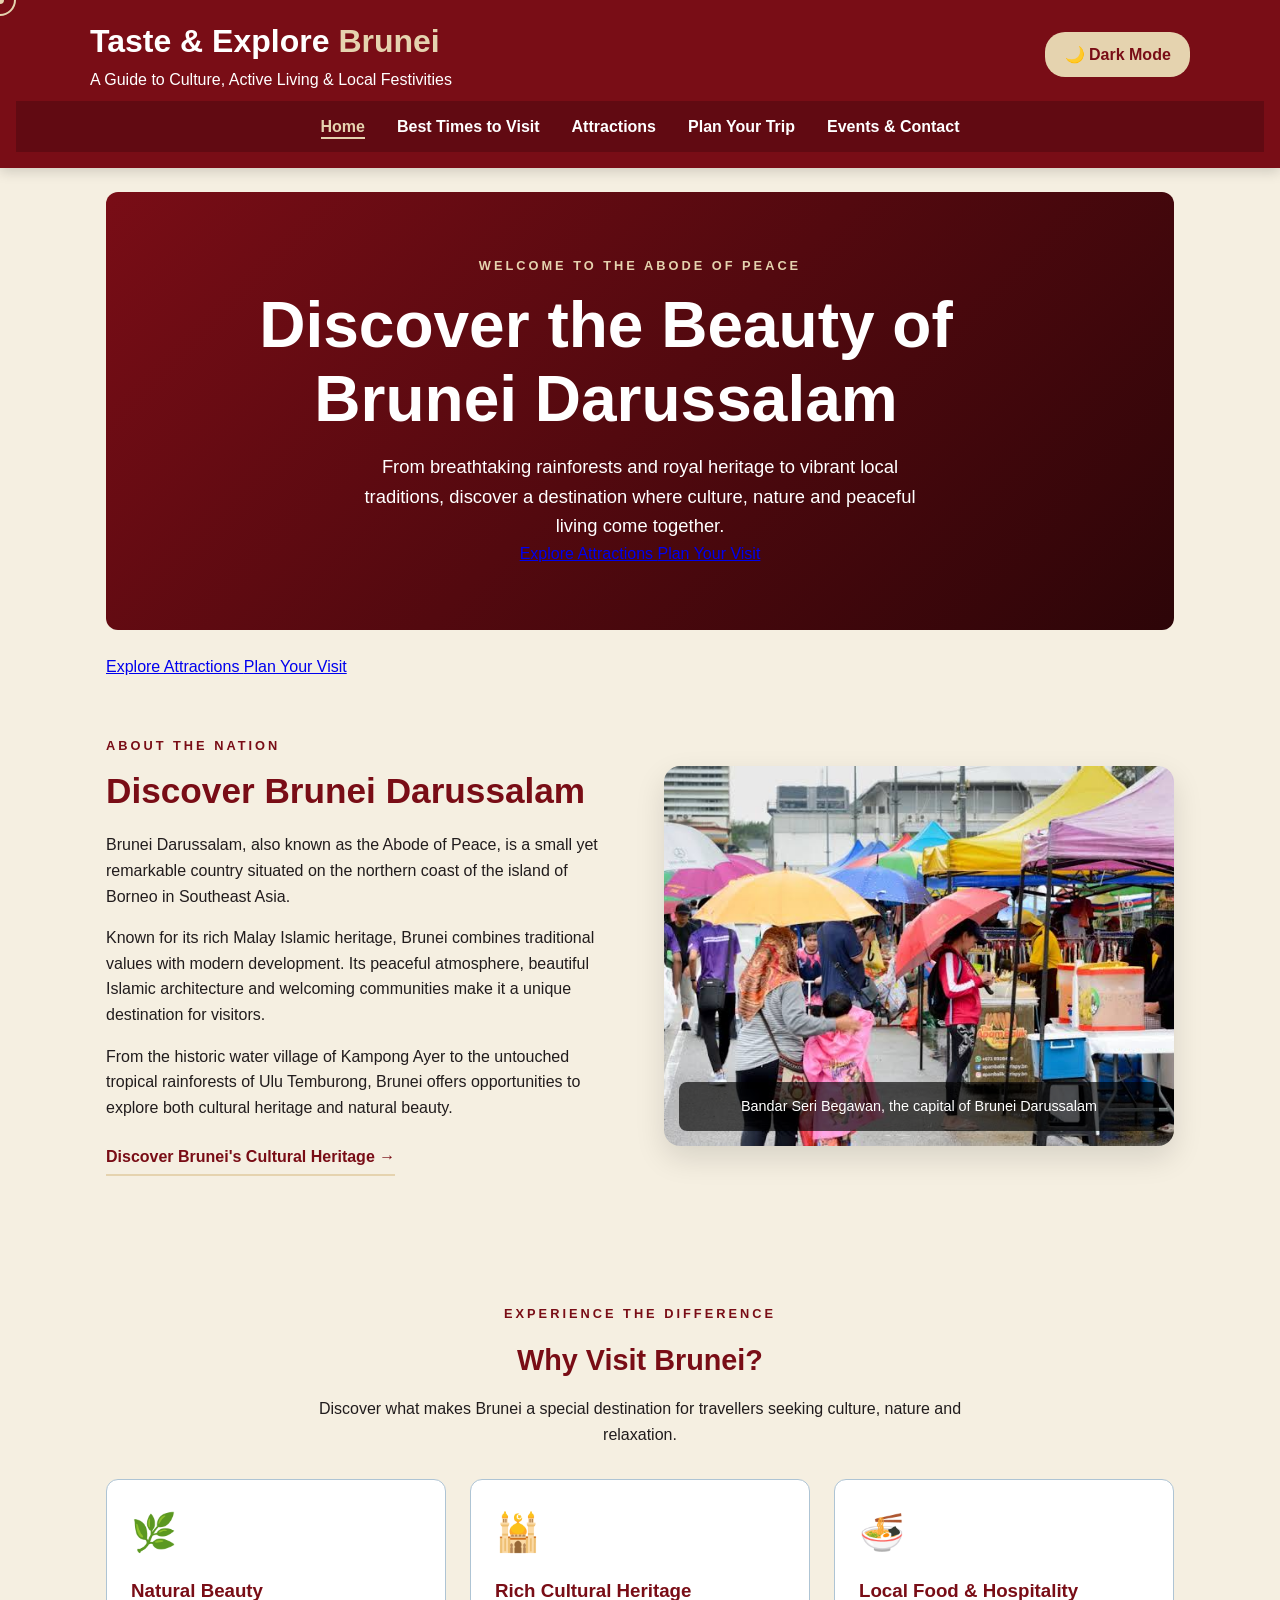
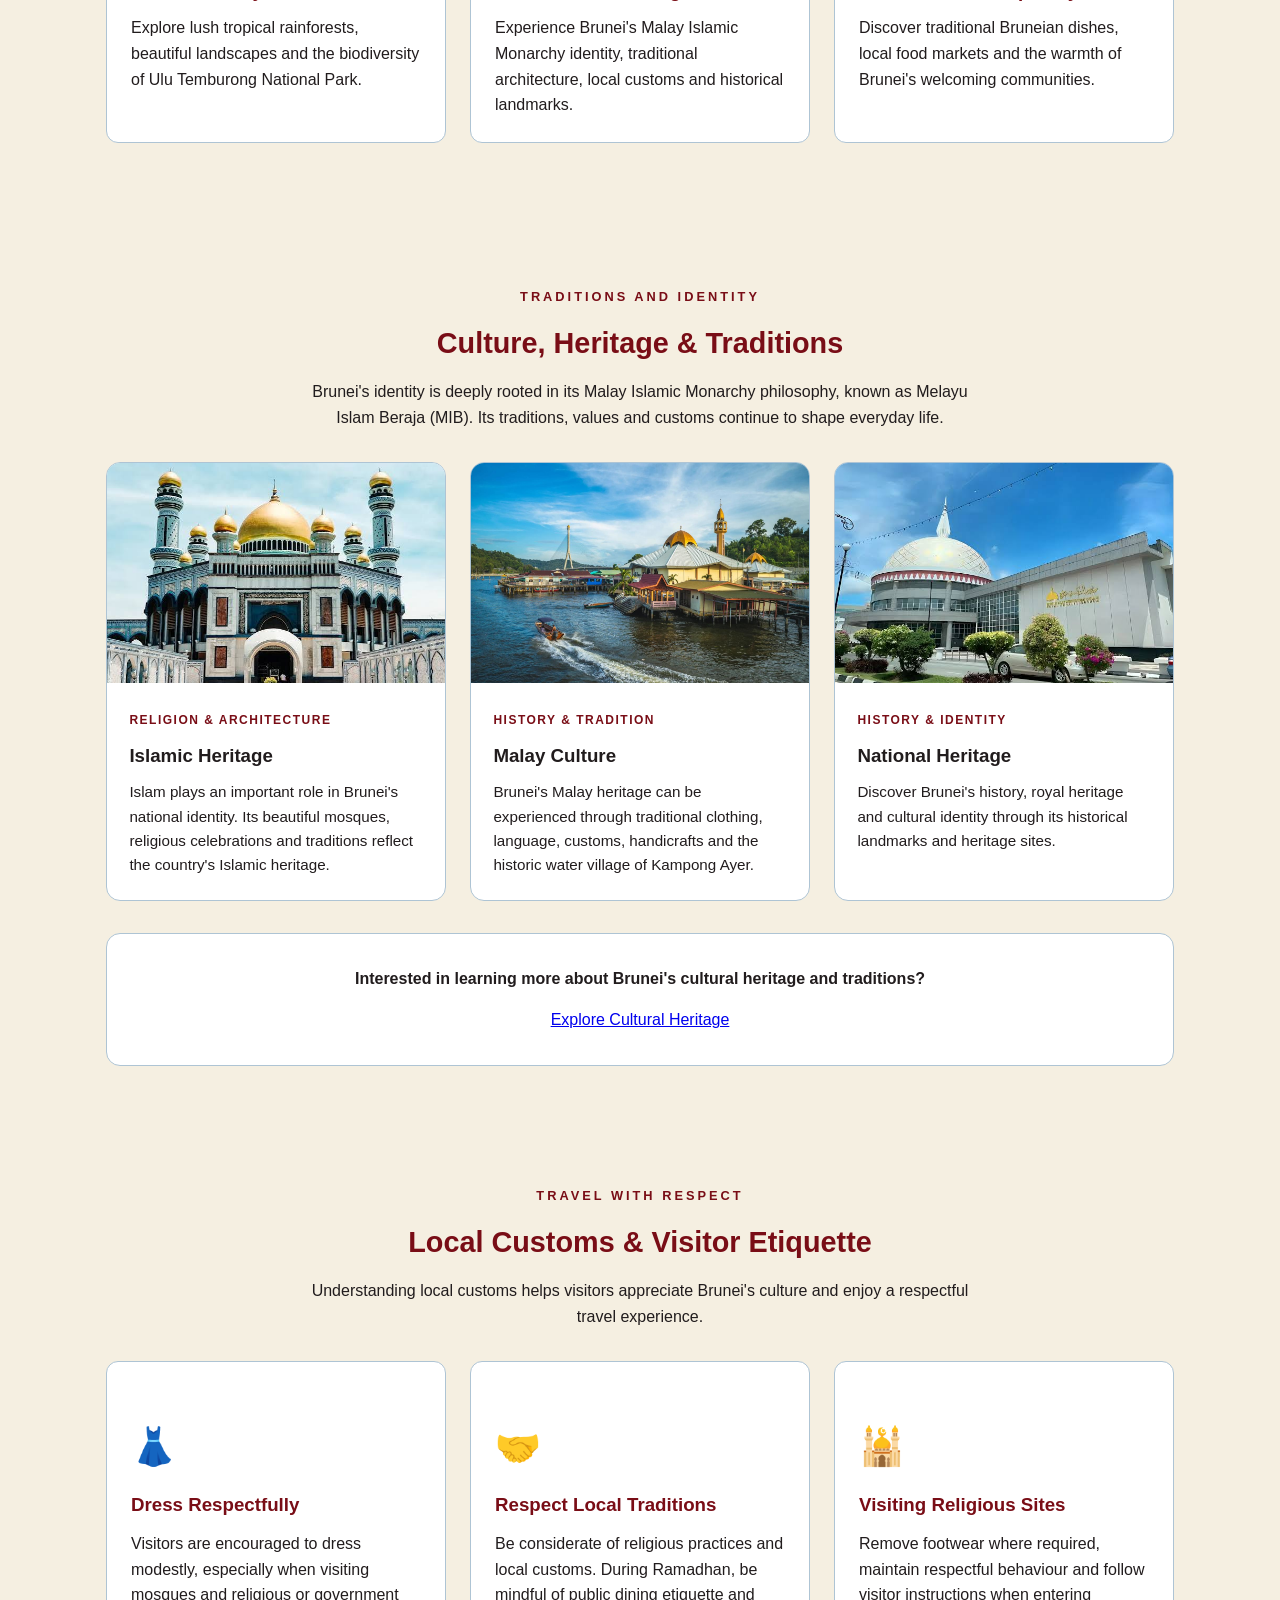
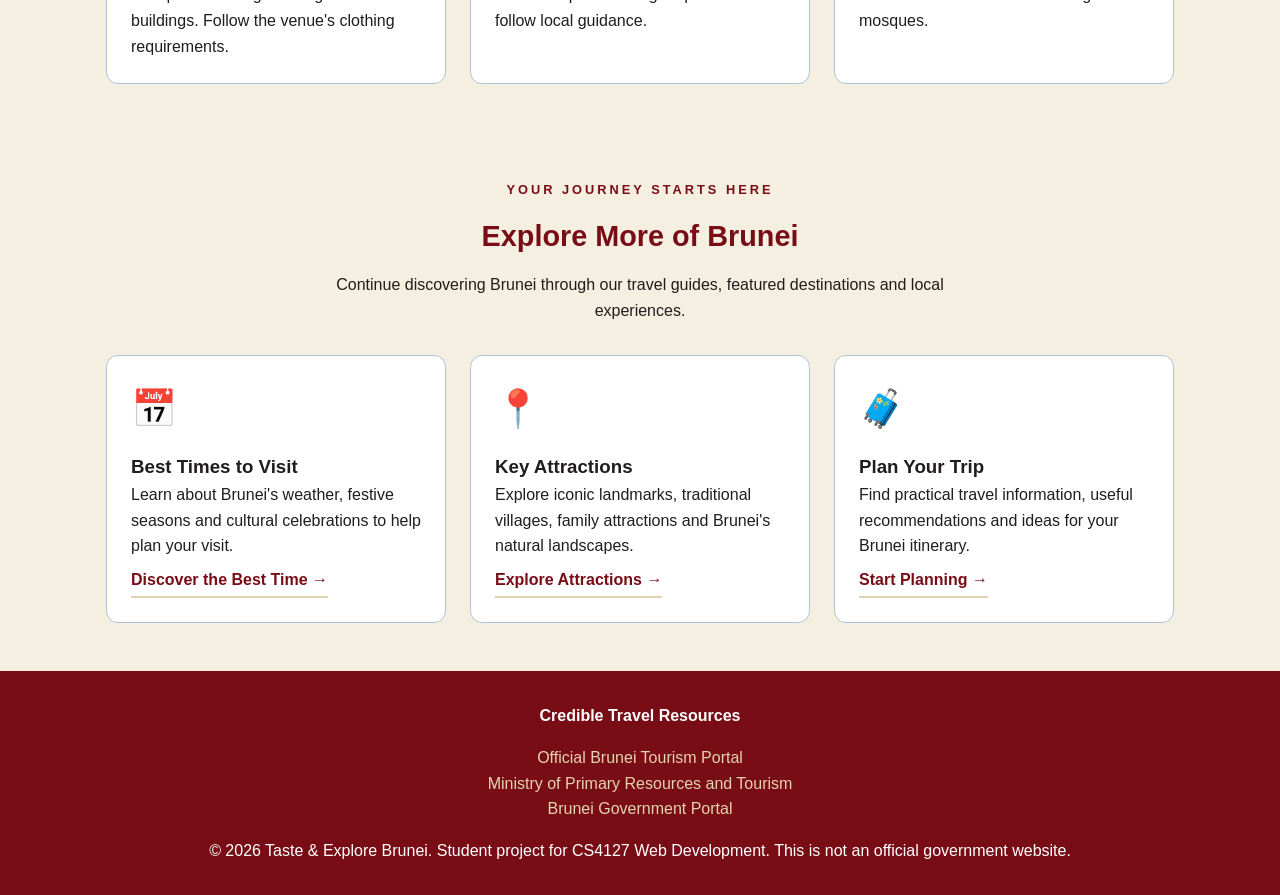
<file: index.html>
<!DOCTYPE html>
<html lang="en">

<head>
  <meta charset="UTF-8">
  <meta name="viewport" content="width=device-width, initial-scale=1.0">

  <meta name="description" content="Discover Brunei Darussalam through its culture, heritage, attractions, local experiences and travel information.">

  <title>Taste & Explore Brunei | Home</title>

  <!-- Main Website Stylesheet -->
  <link rel="stylesheet" href="style.css">

  <!-- Main Website JavaScript -->
  <script src="script.js" defer></script>
</head>

<body>

  <!-- SKIP LINK FOR ACCESSIBILITY -->
  <a class="skip-link" href="#main-content">
    Skip to main content
  </a>

  <!-- CUSTOM ANIMATED CURSOR -->
  <div class="cursor-dot" id="cursorDot"></div>
  <div class="cursor-outline" id="cursorOutline"></div>


  <!-- =========================================
       HEADER AND NAVIGATION
  ========================================== -->

  <header class="site-header">

    <div class="header-container">

      <div class="logo">
        <h1>Taste & Explore <span>Brunei</span></h1>
        <p>A Guide to Culture, Active Living & Local Festivities</p>
      </div>

      <!-- DARK / LIGHT MODE -->
      <button
        id="themeToggle"
        class="theme-btn"
        type="button"
        aria-label="Switch to dark mode"
        aria-pressed="false">

        🌙 Dark Mode

      </button>

    </div>


    <!-- MAIN NAVIGATION -->
    <nav class="navbar" aria-label="Main Navigation">

      <ul class="nav-links">

        <li>
          <a href="index.html"
             class="active"
             aria-current="page">
            Home
          </a>
        </li>

        <li>
          <a href="discover.html">
            Best Times to Visit
          </a>
        </li>

        <li>
          <a href="attractions.html">
            Attractions
          </a>
        </li>

        <li>
          <a href="plan.html">
            Plan Your Trip
          </a>
        </li>

        <li>
          <a href="contact.html">
            Events & Contact
          </a>
        </li>

      </ul>

    </nav>

  </header>


<!-- =========================================
        MAIN CONTENT  
  ========================================== -->
  <main id="main-content">

    <section class="hero-section text-only-hero">

      <!-- HERO TEXT -->
      <div class="hero-text animated-fade-in">

        <p class="hero-eyebrow">
          WELCOME TO THE ABODE OF PEACE
        </p>

        <h2>
          Discover the Beauty of Brunei Darussalam
        </h2>

        <p>
          From breathtaking rainforests and royal heritage
          to vibrant local traditions, discover a destination
          where culture, nature and peaceful living come together.
        </p>

        <!-- HERO BUTTONS -->
        <div class="hero-buttons">
          <a href="attractions.html" class="cta-button primary">
            Explore Attractions
          </a>
          <a href="plan.html" class="cta-button secondary">
            Plan Your Visit
          </a>
        </div>

      </div>

    </section>

        <!-- HERO BUTTONS -->
        <div class="hero-buttons">

          <a
            href="attractions.html"
            class="cta-button primary">

            Explore Attractions

          </a>

          <a
            href="plan.html"
            class="cta-button secondary">

            Plan Your Visit

          </a>

        </div>

      </div>

    </section>



    <!-- =========================================
         ABOUT BRUNEI
    ========================================== -->

    <section class="content-block about-brunei">

      <div class="about-text">

        <p class="section-eyebrow">
          ABOUT THE NATION
        </p>

        <h2 class="section-title">
          Discover Brunei Darussalam
        </h2>

        <p>
          Brunei Darussalam, also known as the Abode of Peace,
          is a small yet remarkable country situated on the
          northern coast of the island of Borneo in Southeast Asia.
        </p>

        <p>
          Known for its rich Malay Islamic heritage, Brunei
          combines traditional values with modern development.
          Its peaceful atmosphere, beautiful Islamic architecture
          and welcoming communities make it a unique destination
          for visitors.
        </p>

        <p>
          From the historic water village of Kampong Ayer
          to the untouched tropical rainforests of Ulu Temburong,
          Brunei offers opportunities to explore both cultural
          heritage and natural beauty.
        </p>

        <a
          href="https://www.bruneitourism.com/cultural-heritage/"
          class="text-link"
          target="_blank"
          rel="noopener noreferrer">

          Discover Brunei's Cultural Heritage →

        </a>

      </div>


      <!-- ABOUT IMAGE -->
      <div class="about-image">

        <img
          src="bandarku.jpeg"
          alt="Scenic view of Bandar Seri Begawan, Brunei Darussalam">

        <div class="image-caption">
          Bandar Seri Begawan, the capital of Brunei Darussalam
        </div>

      </div>

    </section>



    <!-- =========================================
         WHY VISIT BRUNEI
    ========================================== -->

    <section class="content-block why-visit">

      <div class="section-heading">

        <p class="section-eyebrow">
          EXPERIENCE THE DIFFERENCE
        </p>

        <h2 class="section-title">
          Why Visit Brunei?
        </h2>

        <p>
          Discover what makes Brunei a special destination
          for travellers seeking culture, nature and relaxation.
        </p>

      </div>


      <div class="card-grid">


        <!-- CARD 1 -->
        <article class="card">

          <span class="card-icon">🌿</span>

          <h3>Natural Beauty</h3>

          <p>
            Explore lush tropical rainforests, beautiful
            landscapes and the biodiversity of Ulu Temburong
            National Park.
          </p>

        </article>


        <!-- CARD 2 -->
        <article class="card">

          <span class="card-icon">🕌</span>

          <h3>Rich Cultural Heritage</h3>

          <p>
            Experience Brunei's Malay Islamic Monarchy identity,
            traditional architecture, local customs and
            historical landmarks.
          </p>

        </article>


        <!-- CARD 3 -->
        <article class="card">

          <span class="card-icon">🍜</span>

          <h3>Local Food & Hospitality</h3>

          <p>
            Discover traditional Bruneian dishes, local
            food markets and the warmth of Brunei's
            welcoming communities.
          </p>

        </article>


      </div>

    </section>



    <!-- =========================================
         CULTURE AND HERITAGE
    ========================================== -->

    <section class="content-block culture-section">

      <div class="section-heading">

        <p class="section-eyebrow">
          TRADITIONS AND IDENTITY
        </p>

        <h2 class="section-title">
          Culture, Heritage & Traditions
        </h2>

        <p>
          Brunei's identity is deeply rooted in its Malay
          Islamic Monarchy philosophy, known as Melayu Islam
          Beraja (MIB). Its traditions, values and customs
          continue to shape everyday life.
        </p>

      </div>


      <div class="culture-grid">


        <!-- CULTURE CARD 1 -->
        <article class="culture-card">

          <img
            src="mosque.jpeg"
            alt="Sultan Omar Ali Saifuddien Mosque">

          <div class="culture-card-content">

            <span>RELIGION & ARCHITECTURE</span>

            <h3>Islamic Heritage</h3>

            <p>
              Islam plays an important role in Brunei's
              national identity. Its beautiful mosques,
              religious celebrations and traditions reflect
              the country's Islamic heritage.
            </p>

          </div>

        </article>


        <!-- CULTURE CARD 2 -->
        <article class="culture-card">

          <img
            src="kampong-ayer.jpeg"
            alt="Traditional houses at Kampong Ayer">

          <div class="culture-card-content">

            <span>HISTORY & TRADITION</span>

            <h3>Malay Culture</h3>

            <p>
              Brunei's Malay heritage can be experienced
              through traditional clothing, language,
              customs, handicrafts and the historic
              water village of Kampong Ayer.
            </p>

          </div>

        </article>


        <!-- CULTURE CARD 3 -->
        <article class="culture-card">

          <img
            src="brunei-museum.jpeg"
            alt="Brunei Museum and national heritage">

          <div class="culture-card-content">

            <span>HISTORY & IDENTITY</span>

            <h3>National Heritage</h3>

            <p>
              Discover Brunei's history, royal heritage
              and cultural identity through its historical
              landmarks and heritage sites.
            </p>

          </div>

        </article>


      </div>


      <!-- OFFICIAL HERITAGE RESOURCE -->
      <div class="heritage-link">

        <p>
          Interested in learning more about Brunei's
          cultural heritage and traditions?
        </p>

        <a
          href="https://www.bruneitourism.com/cultural-heritage/"
          class="cta-button primary"
          target="_blank"
          rel="noopener noreferrer">

          Explore Cultural Heritage

        </a>

      </div>

    </section>



    <!-- =========================================
         LOCAL CUSTOMS AND ETIQUETTE
    ========================================== -->

    <section class="content-block etiquette-section">

      <div class="section-heading">

        <p class="section-eyebrow">
          TRAVEL WITH RESPECT
        </p>

        <h2 class="section-title">
          Local Customs & Visitor Etiquette
        </h2>

        <p>
          Understanding local customs helps visitors
          appreciate Brunei's culture and enjoy a
          respectful travel experience.
        </p>

      </div>


      <div class="card-grid">


        <!-- CUSTOM 1 -->
        <article class="card">

          <span class="card-icon">👗</span>

          <h3>Dress Respectfully</h3>

          <p>
            Visitors are encouraged to dress modestly,
            especially when visiting mosques and religious
            or government buildings. Follow the venue's
            clothing requirements.
          </p>

        </article>


        <!-- CUSTOM 2 -->
        <article class="card">

          <span class="card-icon">🤝</span>

          <h3>Respect Local Traditions</h3>

          <p>
            Be considerate of religious practices and
            local customs. During Ramadhan, be mindful
            of public dining etiquette and follow
            local guidance.
          </p>

        </article>


        <!-- CUSTOM 3 -->
        <article class="card">

          <span class="card-icon">🕌</span>

          <h3>Visiting Religious Sites</h3>

          <p>
            Remove footwear where required, maintain
            respectful behaviour and follow visitor
            instructions when entering mosques.
          </p>

        </article>


      </div>

    </section>



    <!-- =========================================
         EXPLORE MORE OF BRUNEI
    ========================================== -->

    <section class="content-block">

      <div class="section-heading">

        <p class="section-eyebrow">
          YOUR JOURNEY STARTS HERE
        </p>

        <h2 class="section-title">
          Explore More of Brunei
        </h2>

        <p>
          Continue discovering Brunei through our travel
          guides, featured destinations and local experiences.
        </p>

      </div>


      <div class="card-grid">


        <!-- DISCOVER PAGE -->
        <article class="card">

          <span class="card-icon">📅</span>

          <h3>Best Times to Visit</h3>

          <p>
            Learn about Brunei's weather, festive seasons
            and cultural celebrations to help plan your visit.
          </p>

          <a
            href="discover.html"
            class="text-link">

            Discover the Best Time →

          </a>

        </article>


        <!-- ATTRACTIONS PAGE -->
        <article class="card">

          <span class="card-icon">📍</span>

          <h3>Key Attractions</h3>

          <p>
            Explore iconic landmarks, traditional villages,
            family attractions and Brunei's natural landscapes.
          </p>

          <a
            href="attractions.html"
            class="text-link">

            Explore Attractions →

          </a>

        </article>


        <!-- PLAN PAGE -->
        <article class="card">

          <span class="card-icon">🧳</span>

          <h3>Plan Your Trip</h3>

          <p>
            Find practical travel information, useful
            recommendations and ideas for your Brunei itinerary.
          </p>

          <a
            href="plan.html"
            class="text-link">

            Start Planning →

          </a>

        </article>


      </div>

    </section>



  </main>



  <!-- =========================================
       FOOTER
  ========================================== -->

  <footer class="site-footer">

    <div class="footer-content">

      <div class="external-links">

        <h4>Credible Travel Resources</h4>

        <ul>

          <li>
            <a
              href="https://www.bruneitourism.com"
              target="_blank"
              rel="noopener noreferrer">

              Official Brunei Tourism Portal

            </a>
          </li>

          <li>
            <a
              href="https://www.mprt.gov.bn"
              target="_blank"
              rel="noopener noreferrer">

              Ministry of Primary Resources and Tourism

            </a>
          </li>

          <li>
            <a
              href="https://www.gov.bn"
              target="_blank"
              rel="noopener noreferrer">

              Brunei Government Portal

            </a>
          </li>

        </ul>

      </div>


      <p>
        &copy; 2026 Taste &amp; Explore Brunei.
        Student project for CS4127 Web Development.
        This is not an official government website.
      </p>

    </div>

  </footer>


</body>
</html>
</file>
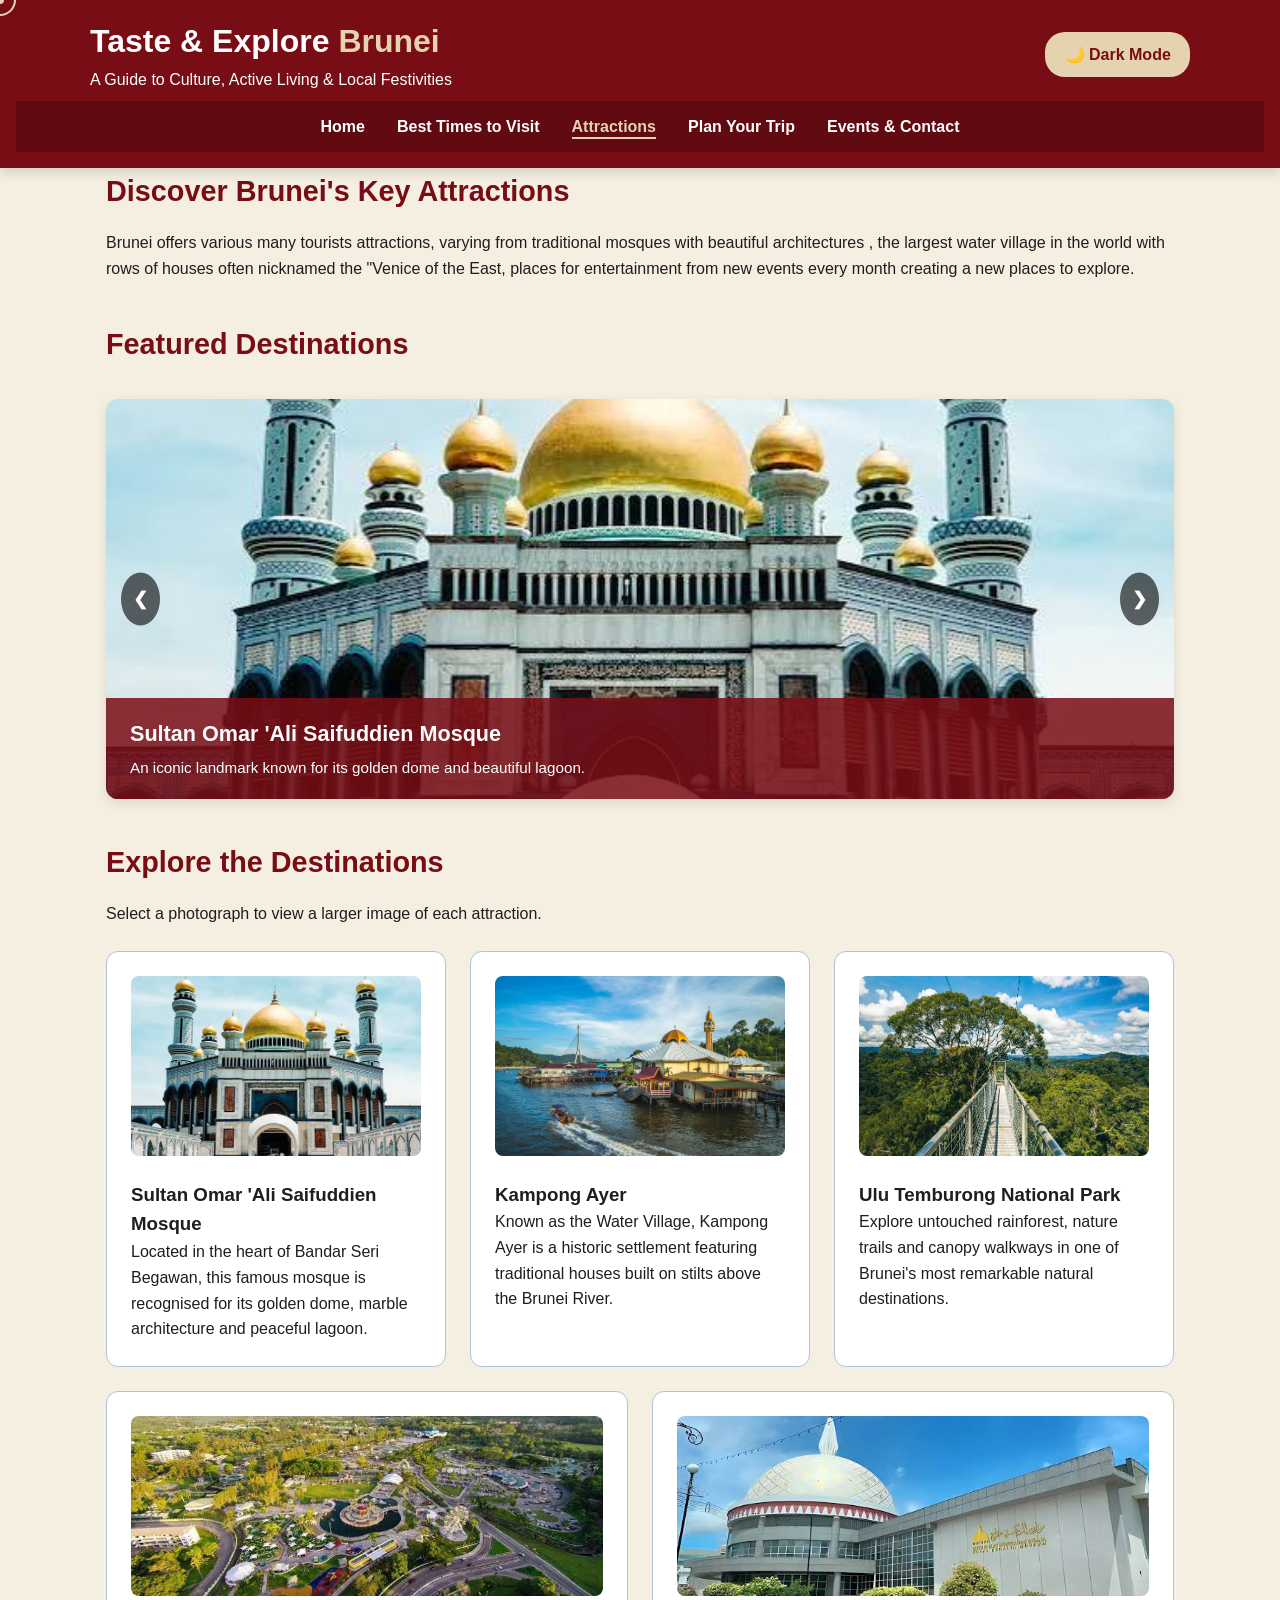
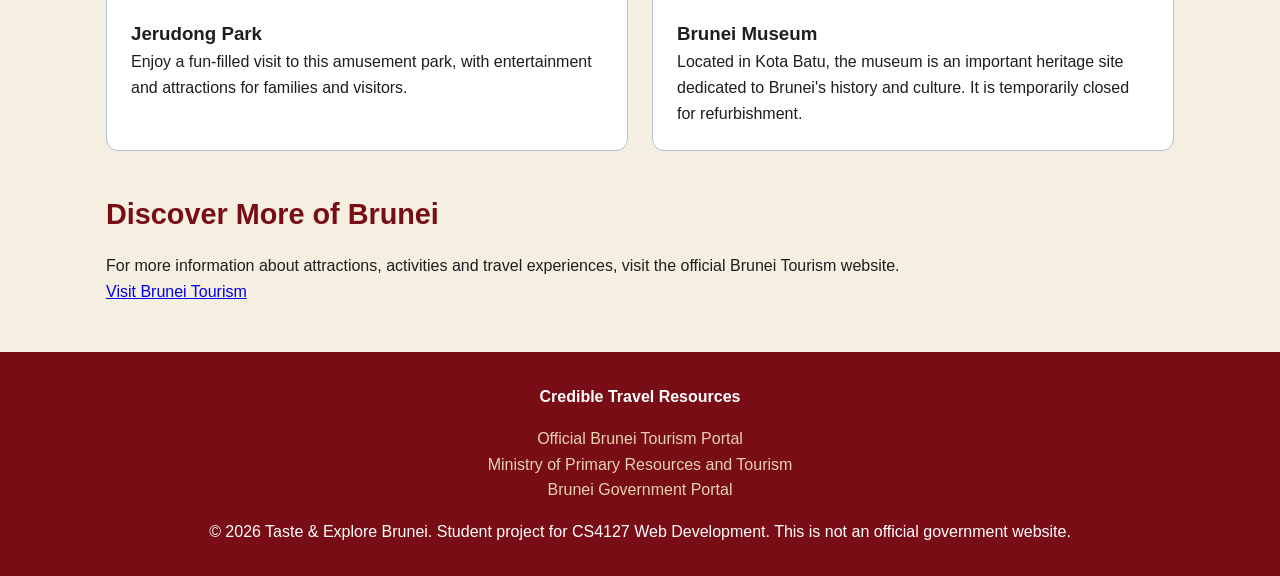
<file: attractions.html>
<!DOCTYPE html>
<html lang="en">
<head>
  <meta charset="UTF-8">
  <meta name="viewport" content="width=device-width, initial-scale=1.0">
  <title>Attractions | Taste & Explore Brunei</title>
  <link rel="stylesheet" href="style.css">
</head>
<body>
  <a class="skip-link" href="#main-content">Skip to main content</a>

  <div class="cursor-dot" id="cursorDot"></div>
  <div class="cursor-outline" id="cursorOutline"></div>

  <header class="site-header">
    <div class="header-container">
      <div class="logo">
        <h1>Taste & Explore <span>Brunei</span></h1>
        <p>A Guide to Culture, Active Living & Local Festivities</p>
      </div>
      <button id="themeToggle" class="theme-btn" type="button"
        aria-label="Switch to dark mode" aria-pressed="false">
        🌙 Dark Mode
      </button>
    </div>

    <nav class="navbar" aria-label="Main Navigation">
      <ul class="nav-links">
        <li><a href="index.html">Home</a></li>
        <li><a href="discover.html">Best Times to Visit</a></li>
        <li><a href="attractions.html" class="active" aria-current="page">Attractions</a></li>
        <li><a href="plan.html">Plan Your Trip</a></li>
        <li><a href="contact.html">Events & Contact</a></li>
      </ul>
    </nav>
  </header>

  <main id="main-content">

    <!-- Page Introduction -->
    <section class="content-block">
      <h2 class="section-title">Discover Brunei's Key Attractions</h2>
      <p>
       
        Brunei offers various many tourists attractions, varying from traditional mosques with beautiful architectures
      , the largest water village in the world with rows of houses often nicknamed the "Venice of the East, 
      places for entertainment from new events every month creating a new places to explore. 
      </p>
    </section>

    <!-- Five-Destination Interactive Slideshow -->
    <section class="content-block">
      <h2 class="section-title">Featured Destinations</h2>

      <div class="slideshow-container">

        <!-- Slide 1: Mosque -->
        <div class="slide fade active">
          <img src="mosque.jpeg"
            alt="Sultan Omar Ali Saifuddien Mosque with its golden dome and lagoon">
          <div class="slide-caption">
            <h3>Sultan Omar 'Ali Saifuddien Mosque</h3>
            <p>An iconic landmark known for its golden dome and beautiful lagoon.</p>
          </div>
        </div>

        <!-- Slide 2: Kampong Ayer -->
        <div class="slide fade">
          <img src="kampong-ayer.jpeg"
            alt="Traditional houses on stilts at Kampong Ayer">
          <div class="slide-caption">
            <h3>Kampong Ayer</h3>
            <p>Explore Brunei's historic water village and its traditional riverside lifestyle.</p>
          </div>
        </div>

        <!-- Slide 3: Ulu Temburong -->
        <div class="slide fade">
          <img src="ulu-temburong.jpeg"
            alt="Green rainforest canopy walkway at Ulu Temburong National Park">
          <div class="slide-caption">
            <h3>Ulu Temburong National Park</h3>
            <p>Experience Brunei's tropical rainforest, wildlife and natural beauty.A place many tourists love to visit. </p>
          </div>
        </div>

        <!-- Slide 4: Jerudong Park -->
        <div class="slide fade">
          <img src="jerudong-park.jpeg"
            alt="Colourful amusement park rides at Jerudong Park">
          <div class="slide-caption">
            <h3>Jerudong Park</h3>
            <p>A popular family attraction offering rides and entertainment.</p>
          </div>
        </div>

        <!-- Slide 5: Brunei Museum -->
        <div class="slide fade">
          <img src="brunei-museum.jpeg"
            alt="Exterior of the Brunei Museum building in Kota Batu">
          <div class="slide-caption">
            <h3>Brunei Museum</h3>
            <p>Discover Brunei's history, culture and heritage. Currently temporarily closed for refurbishment, 
              however there are other museums like the 'Energy Hub' or the 'Royal Regalia'. 
            </p>
          </div>
        </div>

        <!-- Slideshow Navigation -->
        <button class="prev-btn" id="prevSlide" type="button"
          aria-label="Previous slide">&#10094;</button>

        <button class="next-btn" id="nextSlide" type="button"
          aria-label="Next slide">&#10095;</button>

      </div>
    </section>

    <!-- Destination Gallery and Lightbox -->
    <section class="content-block">
      <h2 class="section-title">Explore the Destinations</h2>
      <p>Select a photograph to view a larger image of each attraction.</p>

      <div class="card-grid">

        <!-- Mosque Card -->
        <article class="card gallery-card"
          data-img="mosque.jpeg"
          data-title="Sultan Omar 'Ali Saifuddien Mosque">
          <img src="mosque.jpeg"
            alt="Sultan Omar Ali Saifuddien Mosque"
            class="card-img">
          <h3>Sultan Omar 'Ali Saifuddien Mosque</h3>
          <p>
            Located in the heart of Bandar Seri Begawan, this famous mosque
            is recognised for its golden dome, marble architecture and
            peaceful lagoon.
          </p>
        </article>

        <!-- Kampong Ayer Card -->
        <article class="card gallery-card"
          data-img="kampong-ayer.jpeg"
          data-title="Kampong Ayer">
          <img src="kampong-ayer.jpeg"
            alt="Traditional stilt houses at Kampong Ayer"
            class="card-img">
          <h3>Kampong Ayer</h3>
          <p>
            Known as the Water Village, Kampong Ayer is a historic settlement
            featuring traditional houses built on stilts above the Brunei River.
          </p>
        </article>

        <!-- Ulu Temburong Card -->
        <article class="card gallery-card"
          data-img="ulu-temburong.jpeg"
          data-title="Ulu Temburong National Park">
          <img src="ulu-temburong.jpeg"
            alt="Rainforest scenery at Ulu Temburong National Park"
            class="card-img">
          <h3>Ulu Temburong National Park</h3>
          <p>
            Explore untouched rainforest, nature trails and canopy walkways
            in one of Brunei's most remarkable natural destinations.
          </p>
        </article>

        <!-- Jerudong Park Card -->
        <article class="card gallery-card"
          data-img="jerudong-park.jpeg"
          data-title="Jerudong Park">
          <img src="jerudong-park.jpeg"
            alt="Amusement rides at Jerudong Park"
            class="card-img">
          <h3>Jerudong Park</h3>
          <p>
            Enjoy a fun-filled visit to this amusement park, with
            entertainment and attractions for families and visitors.
          </p>
        </article>

        <!-- Brunei Museum Card -->
        <article class="card gallery-card"
          data-img="brunei-museum.jpeg"
          data-title="Brunei Museum">
          <img src="brunei-museum.jpeg"
            alt="Brunei Museum building in Kota Batu"
            class="card-img">
          <h3>Brunei Museum</h3>
          <p>
            Located in Kota Batu, the museum is an important heritage site
            dedicated to Brunei's history and culture. It is temporarily
            closed for refurbishment.
          </p>
        </article>

      </div>
    </section>

    <!-- Official Tourism Resource -->
    <section class="content-block">
      <h2 class="section-title">Discover More of Brunei</h2>
      <p>
        For more information about attractions, activities and travel
        experiences, visit the official Brunei Tourism website.
      </p>
      <a class="cta-button primary"
        href="https://www.bruneitourism.com/"
        target="_blank"
        rel="noopener noreferrer">
        Visit Brunei Tourism
      </a>
    </section>

  </main>

  <!-- Lightbox Modal -->
  <div id="lightboxModal" class="modal"
    role="dialog"
    aria-modal="true"
    aria-label="Destination image preview"
    aria-hidden="true">

    <button class="close-modal" id="closeModal"
      type="button" aria-label="Close image preview">
      &times;
    </button>

    <img class="modal-content" id="modalImg" alt="Enlarged destination view">
    <div id="modalCaption" class="modal-caption"></div>
  </div>

  <footer class="site-footer">
    <div class="footer-content">
      <div class="external-links">
        <h4>Credible Travel Resources</h4>
        <ul>
          <li>
            <a href="https://www.bruneitourism.com"
              target="_blank" rel="noopener noreferrer">
              Official Brunei Tourism Portal
            </a>
          </li>
          <li>
            <a href="https://www.mprt.gov.bn"
              target="_blank" rel="noopener noreferrer">
              Ministry of Primary Resources and Tourism
            </a>
          </li>
          <li>
            <a href="https://www.gov.bn"
              target="_blank" rel="noopener noreferrer">
              Brunei Government Portal
            </a>
          </li>
        </ul>
      </div>

      <p>
        &copy; 2026 Taste &amp; Explore Brunei.
        Student project for CS4127 Web Development.
        This is not an official government website.
      </p>
    </div>
  </footer>

  <script src="script.js"></script>
</body>
</html>
</file>
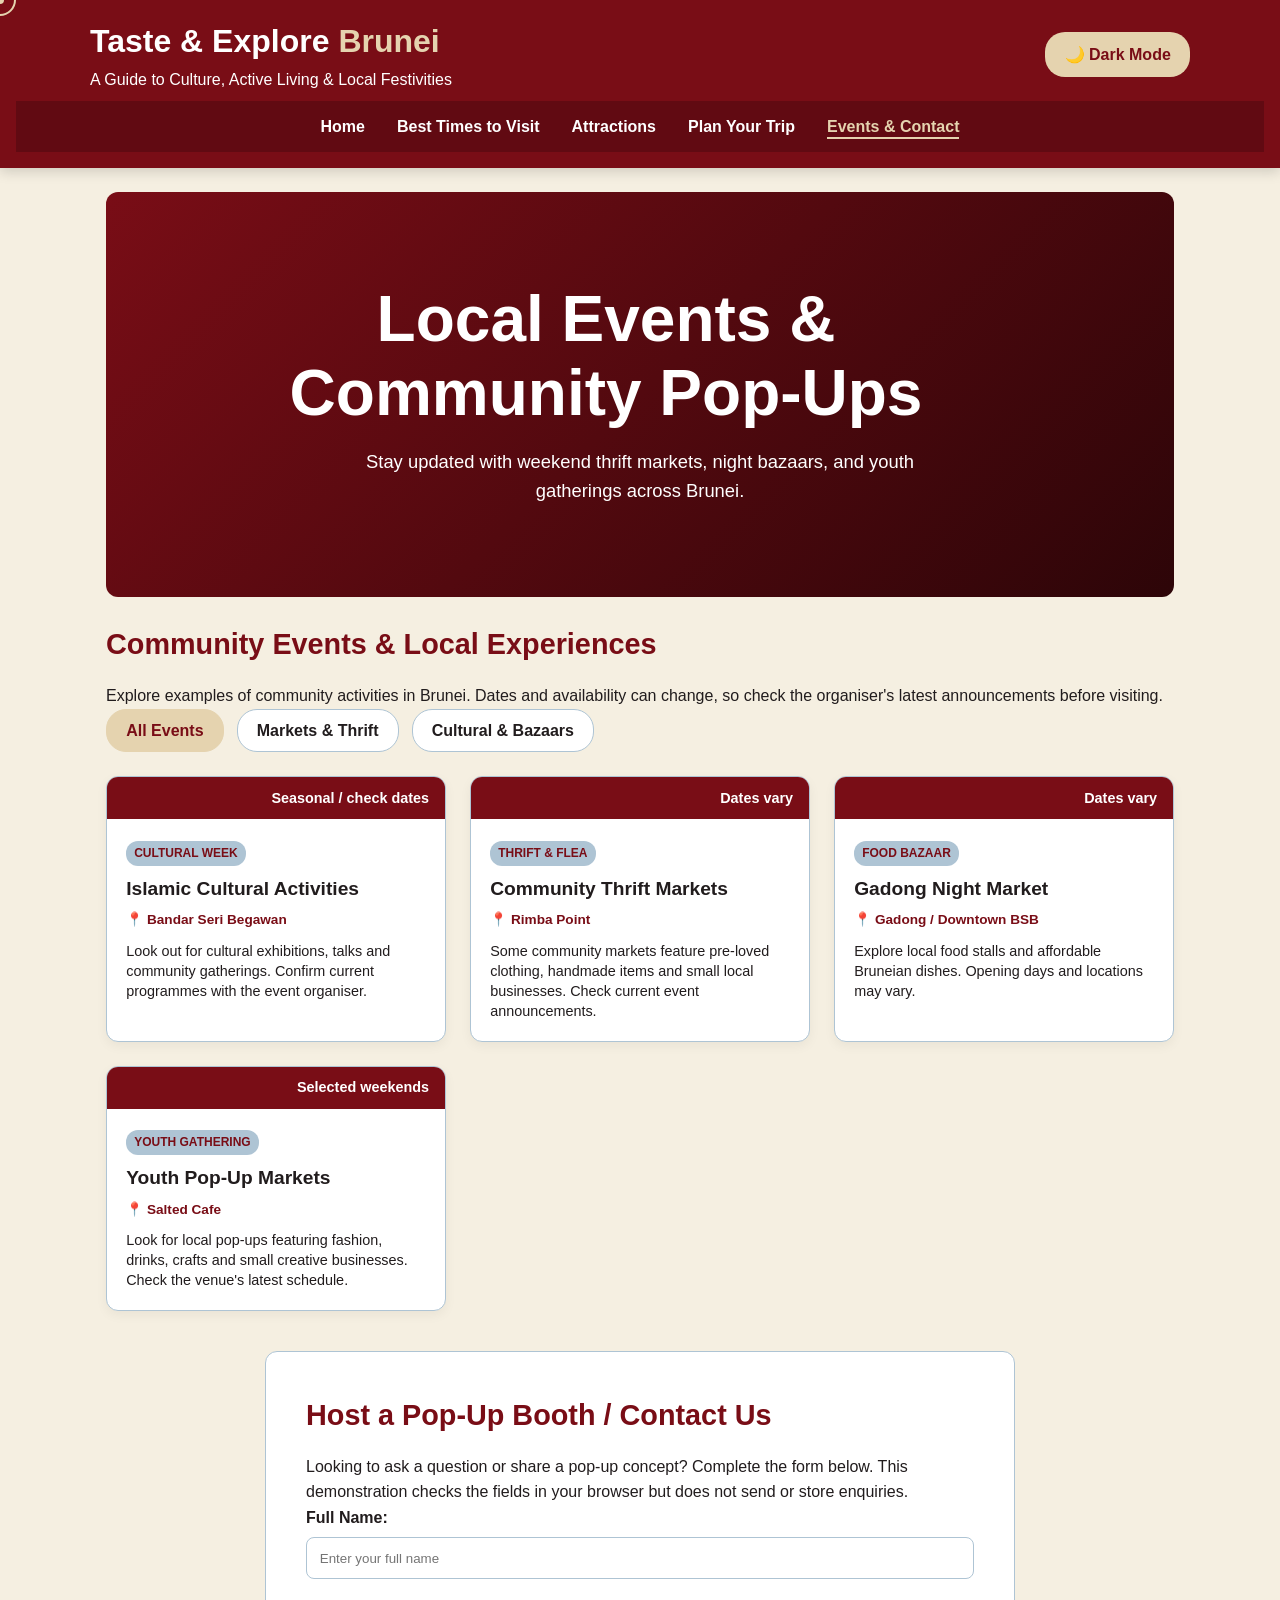
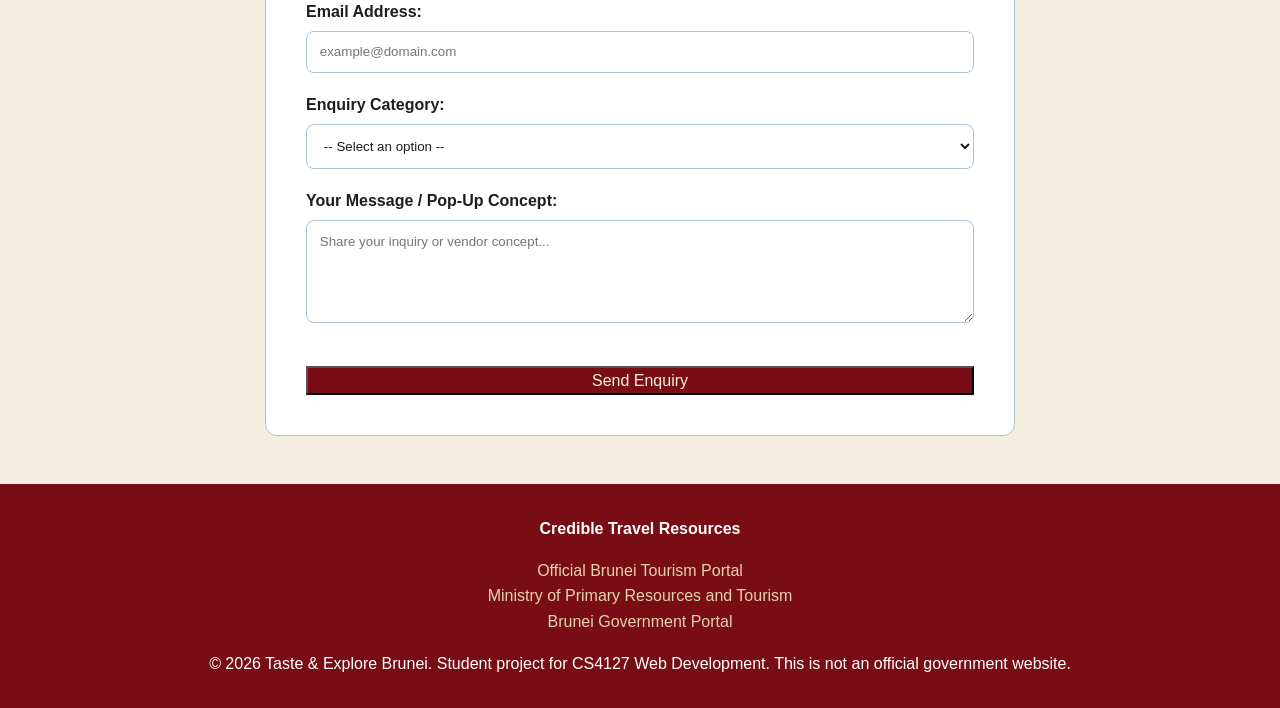
<file: contact.html>
<!DOCTYPE html>
<html lang="en">
<head>
  <meta charset="UTF-8">
  <meta name="viewport" content="width=device-width, initial-scale=1.0">
  <title>Events & Contact | Taste & Explore Brunei</title>
  <link rel="stylesheet" href="style.css">
</head>
<body>
  <a class="skip-link" href="#main-content">Skip to main content</a>

  <!-- Custom Animated Cursor Elements -->
  <div class="cursor-dot" id="cursorDot"></div>
  <div class="cursor-outline" id="cursorOutline"></div>

  <!-- Site Header -->
  <header class="site-header">
    <div class="header-container">
      <div class="logo">
        <h1>Taste & Explore <span>Brunei</span></h1>
        <p>A Guide to Culture, Active Living & Local Festivities</p>
      </div>
      <button id="themeToggle" class="theme-btn" type="button" aria-label="Switch to dark mode" aria-pressed="false">🌙 Dark Mode</button>
    </div>

    <!-- Navigation Bar -->
    <nav class="navbar" aria-label="Main Navigation">
      <ul class="nav-links">
        <li><a href="index.html">Home</a></li>
        <li><a href="discover.html">Best Times to Visit</a></li>
        <li><a href="attractions.html">Attractions</a></li>
        <li><a href="plan.html">Plan Your Trip</a></li>
        <li><a href="contact.html" class="active" aria-current="page">Events & Contact</a></li>
      </ul>
    </nav>
  </header>

  <main id="main-content">
    <!-- Page Header Banner -->
    <section class="hero-section text-only-hero">
      <div class="hero-overlay"></div>
      <div class="hero-text animated-fade-in">
        <h2>Local Events & Community Pop-Ups</h2>
        <p>Stay updated with weekend thrift markets, night bazaars, and youth gatherings across Brunei.</p>
      </div>
    </section>

    <!-- Organised Event Boxes Container -->
    <section class="content-block">
      <h2 class="section-title">Community Events & Local Experiences</h2>
      <p>Explore examples of community activities in Brunei. Dates and availability can change, so check the organiser's latest announcements before visiting.</p>

      <!-- Category Filter Buttons -->
      <div class="filter-container">
        <button class="filter-btn active" type="button" data-category="all" aria-pressed="true">All Events</button>
        <button class="filter-btn" type="button" data-category="market" aria-pressed="false">Markets & Thrift</button>
        <button class="filter-btn" type="button" data-category="culture" aria-pressed="false">Cultural & Bazaars</button>
      </div>

      <!-- Organized Event Cards Grid -->
      <div class="event-cards-grid">
        
        <!-- Event Box 1 -->
        <article class="event-box" data-category="culture">
          <div class="event-date-badge">Seasonal / check dates</div>
          <div class="event-content">
            <span class="event-tag culture-tag">Cultural Week</span>
            <h3>Islamic Cultural Activities</h3>
            <p class="event-location">📍 Bandar Seri Begawan</p>
            <p class="event-desc">Look out for cultural exhibitions, talks and community gatherings. Confirm current programmes with the event organiser.</p>
          </div>
        </article>

        <!-- Event Box 2 -->
        <article class="event-box" data-category="market">
          <div class="event-date-badge">Dates vary</div>
          <div class="event-content">
            <span class="event-tag market-tag">Thrift & Flea</span>
            <h3>Community Thrift Markets</h3>
            <p class="event-location">📍 Rimba Point</p>
            <p class="event-desc">Some community markets feature pre-loved clothing, handmade items and small local businesses. Check current event announcements.</p>
          </div>
        </article>

        <!-- Event Box 3 -->
        <article class="event-box" data-category="culture">
          <div class="event-date-badge">Dates vary</div>
          <div class="event-content">
            <span class="event-tag culture-tag">Food Bazaar</span>
            <h3>Gadong Night Market</h3>
            <p class="event-location">📍 Gadong / Downtown BSB</p>
            <p class="event-desc">Explore local food stalls and affordable Bruneian dishes. Opening days and locations may vary.</p>
          </div>
        </article>

        <!-- Event Box 4 -->
        <article class="event-box" data-category="market">
          <div class="event-date-badge">Selected weekends</div>
          <div class="event-content">
            <span class="event-tag market-tag">Youth Gathering</span>
            <h3>Youth Pop-Up Markets</h3>
            <p class="event-location">📍 Salted Cafe</p>
            <p class="event-desc">Look for local pop-ups featuring fashion, drinks, crafts and small creative businesses. Check the venue's latest schedule.</p>
          </div>
        </article>

      </div>
    </section>

    <!-- Vendor Enquiry Form Box -->
    <section class="content-block">
      <div class="card form-card">
        <h2 class="section-title">Host a Pop-Up Booth / Contact Us</h2>
        <p>Looking to ask a question or share a pop-up concept? Complete the form below. This demonstration checks the fields in your browser but does not send or store enquiries.</p>

        <div id="formFeedback" class="feedback-msg" role="status" aria-live="polite"></div>

        <form id="enquiryForm" action="#" method="post" novalidate>
          <div class="form-group">
            <label for="fullname">Full Name:</label>
            <input type="text" id="fullname" name="fullname" autocomplete="name" required placeholder="Enter your full name">
          </div>

          <div class="form-group">
            <label for="email">Email Address:</label>
            <input type="email" id="email" name="email" autocomplete="email" required placeholder="example@domain.com">
          </div>

          <div class="form-group">
            <label for="topic">Enquiry Category:</label>
            <select id="topic" name="topic" required>
              <option value="">-- Select an option --</option>
              <option value="general">General Tourist Information</option>
              <option value="vendor">Vendor / Micro-Business Booth Registration</option>
              <option value="events">Event Promotion Request</option>
            </select>
          </div>

          <div class="form-group">
            <label for="message">Your Message / Pop-Up Concept:</label>
            <textarea id="message" name="message" required rows="5" placeholder="Share your inquiry or vendor concept..."></textarea>
          </div>

          <button type="submit" class="cta-button primary submit-btn">Send Enquiry</button>
        </form>
      </div>
    </section>
  </main>

  <footer class="site-footer">
    <div class="footer-content">
      <div class="external-links">
        <h4>Credible Travel Resources</h4>
        <ul>
          <li><a href="https://www.bruneitourism.com" target="_blank" rel="noopener noreferrer">Official Brunei Tourism Portal</a></li>
          <li><a href="https://www.mprt.gov.bn" target="_blank" rel="noopener noreferrer">Ministry of Primary Resources and Tourism</a></li>
          <li><a href="https://www.gov.bn" target="_blank" rel="noopener noreferrer">Brunei Government Portal</a></li>
        </ul>
      </div>
      <p>&copy; 2026 Taste &amp; Explore Brunei. Student project for CS4127 Web Development. This is not an official government website.</p>
    </div>
  </footer>

  <script src="script.js"></script>
</body>
</html>
</file>
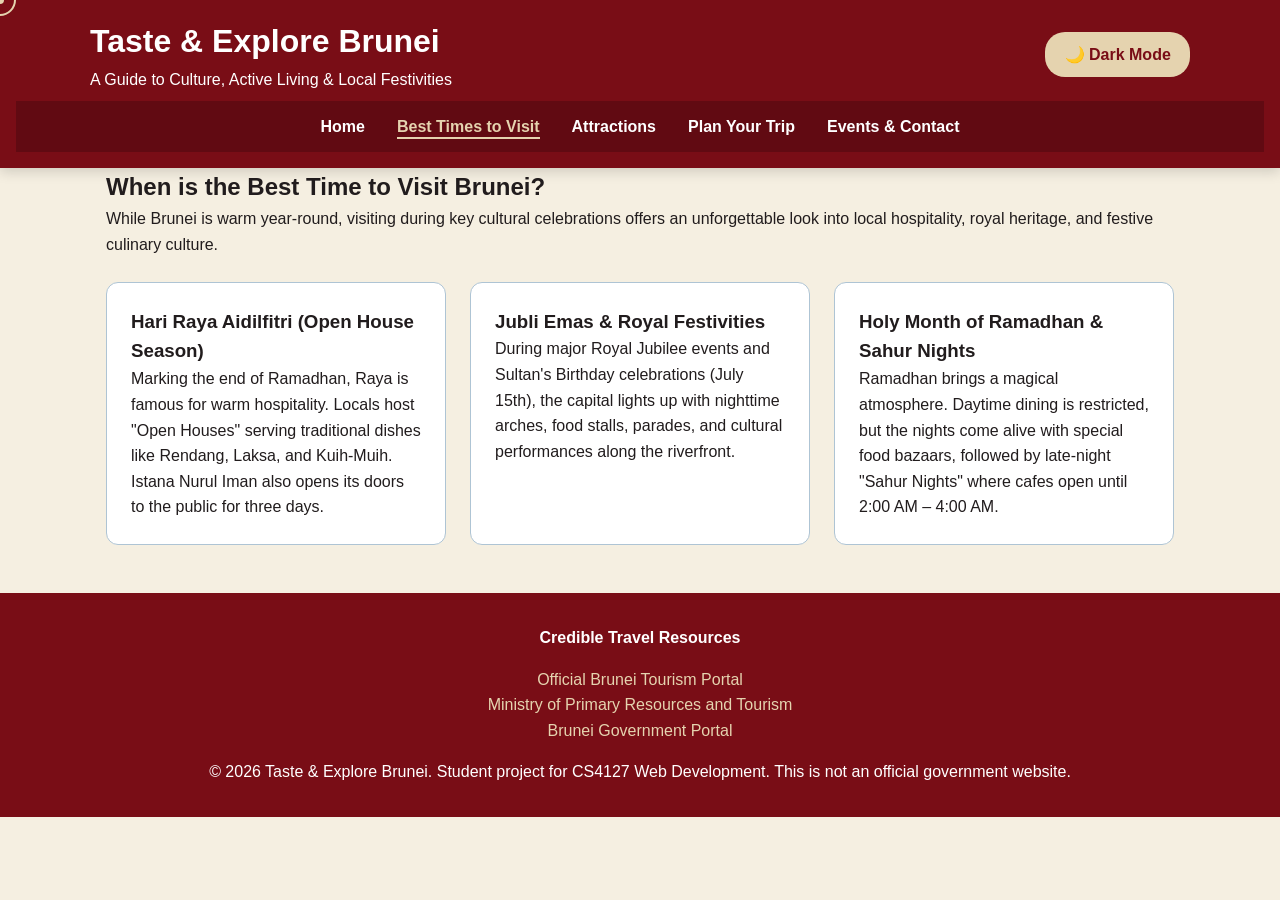
<file: discover.html>
<!DOCTYPE html>
<html lang="en">
<head>
  <meta charset="UTF-8">
  <meta name="viewport" content="width=device-width, initial-scale=1.0">
  <title>Best Times to Visit | Taste & Explore Brunei</title>
  <link rel="stylesheet" href="style.css">
</head>
<body>
  <div class="cursor-dot" id="cursorDot" aria-hidden="true"></div>
  <div class="cursor-outline" id="cursorOutline" aria-hidden="true"></div>
  <a class="skip-link" href="#main-content">Skip to main content</a>

  <header class="site-header">
    <div class="header-container">
      <div class="logo">
        <h1>Taste & Explore Brunei</h1>
        <p>A Guide to Culture, Active Living & Local Festivities</p>
      </div>
      <button id="themeToggle" class="theme-btn" type="button" aria-label="Switch to dark mode" aria-pressed="false">🌙 Dark Mode</button>
    </div>

    <nav class="navbar" aria-label="Main Navigation">
      <ul class="nav-links">
        <li><a href="index.html">Home</a></li>
        <li><a href="discover.html" class="active" aria-current="page">Best Times to Visit</a></li>
        <li><a href="attractions.html">Attractions</a></li>
        <li><a href="plan.html">Plan Your Trip</a></li>
        <li><a href="contact.html">Events & Contact</a></li>
      </ul>
    </nav>
  </header>

  <main id="main-content">
    <section class="content-block">
      <h2>When is the Best Time to Visit Brunei?</h2>
      <p>While Brunei is warm year-round, visiting during key cultural celebrations offers an unforgettable look into local hospitality, royal heritage, and festive culinary culture.</p>

      <div class="card-grid">
        <!-- Event 1: Hari Raya -->
        <article class="card">
          <h3>Hari Raya Aidilfitri (Open House Season)</h3>
          <p>
            Marking the end of Ramadhan, Raya is famous for warm hospitality. Locals host "Open Houses" serving traditional dishes like Rendang, Laksa, and Kuih-Muih. Istana Nurul Iman also opens its doors to the public for three days.
          </p>
        </article>

        <!-- Event 2: Jubli Emas & Royal Celebrations -->
        <article class="card">
          <h3>Jubli Emas & Royal Festivities</h3>
          <p>
            During major Royal Jubilee events and Sultan's Birthday celebrations (July 15th), the capital lights up with nighttime arches, food stalls, parades, and cultural performances along the riverfront.
          </p>
        </article>

        <!-- Event 3: Ramadhan & Sahur Nights -->
        <article class="card">
          <h3>Holy Month of Ramadhan & Sahur Nights</h3>
          <p>
            Ramadhan brings a magical atmosphere. Daytime dining is restricted, but the nights come alive with special food bazaars, followed by late-night "Sahur Nights" where cafes open until 2:00 AM – 4:00 AM.
          </p>
        </article>
      </div>
    </section>
  </main>

  <footer class="site-footer">
    <div class="footer-content">
      <div class="external-links">
        <h4>Credible Travel Resources</h4>
        <ul>
          <li><a href="https://www.bruneitourism.com" target="_blank" rel="noopener noreferrer">Official Brunei Tourism Portal</a></li>
          <li><a href="https://www.mprt.gov.bn" target="_blank" rel="noopener noreferrer">Ministry of Primary Resources and Tourism</a></li>
          <li><a href="https://www.gov.bn" target="_blank" rel="noopener noreferrer">Brunei Government Portal</a></li>
        </ul>
      </div>
      <p>&copy; 2026 Taste &amp; Explore Brunei. Student project for CS4127 Web Development. This is not an official government website.</p>
    </div>
  </footer>

  <script src="script.js"></script>
</body>
</html>
</file>
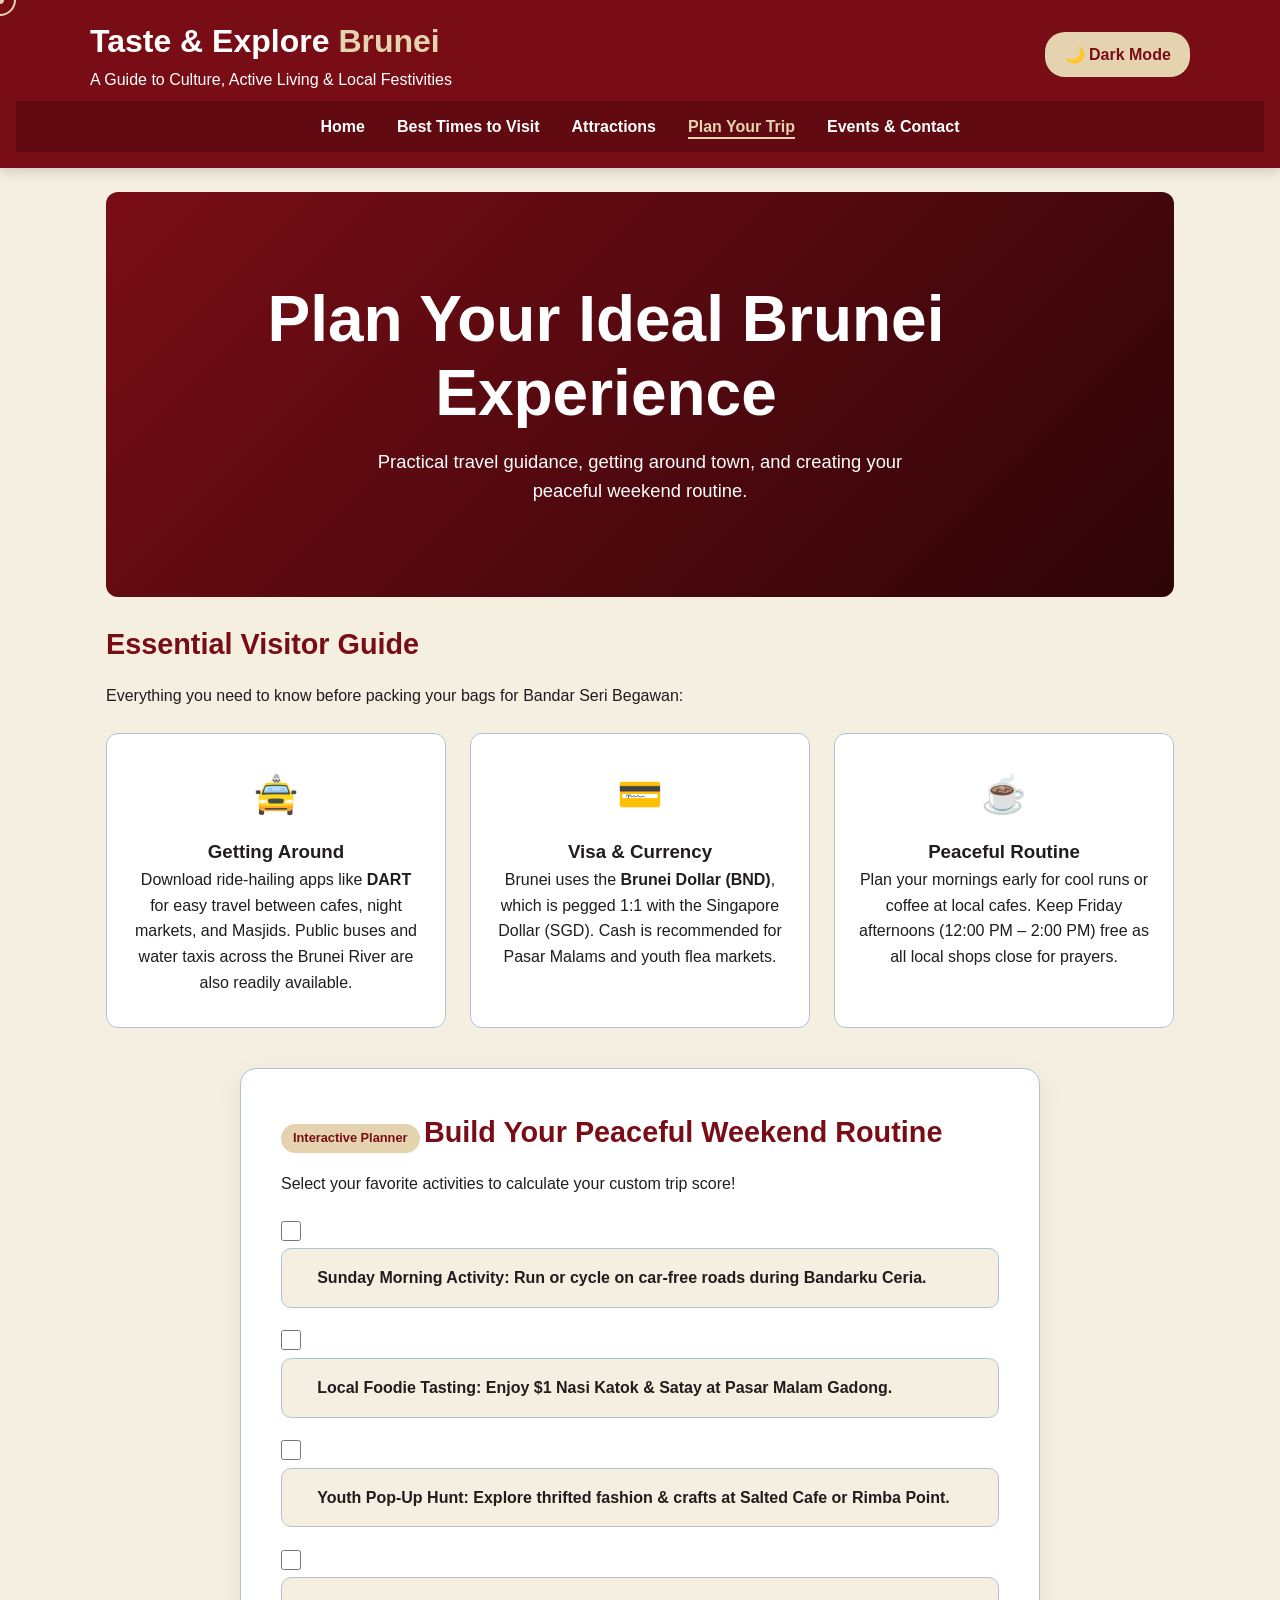
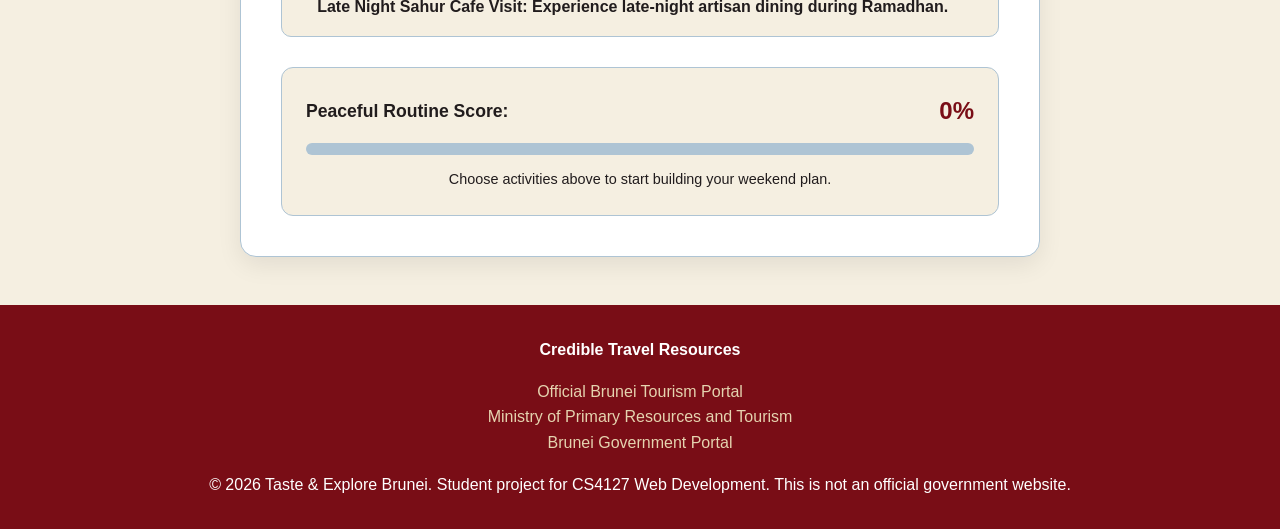
<file: plan.html>
<!DOCTYPE html>
<html lang="en">
<head>
  <!-- Character encoding and responsive viewport settings -->
  <meta charset="UTF-8">
  <meta name="viewport" content="width=device-width, initial-scale=1.0">
  <title>Plan Your Visit | Taste & Explore Brunei</title>

  <!-- External Stylesheet strictly required (No inline CSS) -->
  <link rel="stylesheet" href="style.css">
</head>
<body>
  <a class="skip-link" href="#main-content">Skip to main content</a>

  <!-- Custom Glowing Animated Cursor Elements -->
  <div class="cursor-dot" id="cursorDot"></div>
  <div class="cursor-outline" id="cursorOutline"></div>

  <!-- Header & Navigation Section -->
  <header class="site-header">
    <div class="header-container">
      <div class="logo">
        <h1>Taste & Explore <span>Brunei</span></h1>
        <p>A Guide to Culture, Active Living & Local Festivities</p>
      </div>

      <!-- Feature 1: Dark / Light Mode Switcher Button -->
      <button id="themeToggle" class="theme-btn" type="button" aria-label="Switch to dark mode" aria-pressed="false">🌙 Dark Mode</button>
    </div>

    <!-- Global Navigation Menu -->
    <nav class="navbar" aria-label="Main Navigation">
      <ul class="nav-links">
        <li><a href="index.html">Home</a></li>
        <li><a href="discover.html">Best Times to Visit</a></li>
        <li><a href="attractions.html">Attractions</a></li>
        <li><a href="plan.html" class="active" aria-current="page">Plan Your Trip</a></li>
        <li><a href="contact.html">Events & Contact</a></li>
      </ul>
    </nav>
  </header>

  <main id="main-content">
    <!-- Page Header Hero Banner -->
    <section class="hero-section text-only-hero">
      <div class="hero-overlay"></div>
      <div class="hero-text animated-fade-in">
        <h2>Plan Your Ideal Brunei Experience</h2>
        <p>Practical travel guidance, getting around town, and creating your peaceful weekend routine.</p>
      </div>
    </section>

    <!-- Essential Travel Cards Grid -->
    <section class="content-block">
      <h2 class="section-title">Essential Visitor Guide</h2>
      <p>Everything you need to know before packing your bags for Bandar Seri Begawan:</p>

      <div class="card-grid">
        <!-- Card 1: Getting Around -->
        <article class="card hover-effect plan-card">
          <div class="card-icon">🚖</div>
          <h3>Getting Around</h3>
          <p>Download ride-hailing apps like <strong>DART</strong> for easy travel between cafes, night markets, and Masjids. Public buses and water taxis across the Brunei River are also readily available.</p>
        </article>

        <!-- Card 2: Visa & Currency -->
        <article class="card hover-effect plan-card">
          <div class="card-icon">💳</div>
          <h3>Visa & Currency</h3>
          <p>Brunei uses the <strong>Brunei Dollar (BND)</strong>, which is pegged 1:1 with the Singapore Dollar (SGD). Cash is recommended for Pasar Malams and youth flea markets.</p>
        </article>

        <!-- Card 3: Peaceful Routine -->
        <article class="card hover-effect plan-card">
          <div class="card-icon">☕</div>
          <h3>Peaceful Routine</h3>
          <p>Plan your mornings early for cool runs or coffee at local cafes. Keep Friday afternoons (12:00 PM – 2:00 PM) free as all local shops close for prayers.</p>
        </article>
      </div>
    </section>

    <!-- Feature 2: Prettified Interactive Bucket List Box -->
    <section class="content-block">
      <div class="card interactive-routine-card">
        <div class="routine-header">
          <span class="badge-tag">Interactive Planner</span>
          <h2 class="section-title">Build Your Peaceful Weekend Routine</h2>
          <p>Select your favorite activities to calculate your custom trip score!</p>
        </div>

        <form id="bucketListForm" class="routine-form">
          <div class="routine-item">
            <input type="checkbox" id="item1" value="25" class="bucket-item">
            <label for="item1">
              <span class="custom-check"></span>
              <span class="item-text">
                <strong>Sunday Morning Activity:</strong> Run or cycle on car-free roads during Bandarku Ceria.
              </span>
            </label>
          </div>

          <div class="routine-item">
            <input type="checkbox" id="item2" value="25" class="bucket-item">
            <label for="item2">
              <span class="custom-check"></span>
              <span class="item-text">
                <strong>Local Foodie Tasting:</strong> Enjoy $1 Nasi Katok & Satay at Pasar Malam Gadong.
              </span>
            </label>
          </div>

          <div class="routine-item">
            <input type="checkbox" id="item3" value="25" class="bucket-item">
            <label for="item3">
              <span class="custom-check"></span>
              <span class="item-text">
                <strong>Youth Pop-Up Hunt:</strong> Explore thrifted fashion & crafts at Salted Cafe or Rimba Point.
              </span>
            </label>
          </div>

          <div class="routine-item">
            <input type="checkbox" id="item4" value="25" class="bucket-item">
            <label for="item4">
              <span class="custom-check"></span>
              <span class="item-text">
                <strong>Late Night Sahur Cafe Visit:</strong> Experience late-night artisan dining during Ramadhan.
              </span>
            </label>
          </div>
        </form>

        <!-- Score Meter Container -->
        <div class="routine-score-box">
          <div class="score-header">
            <span>Peaceful Routine Score:</span>
            <span id="scoreText" class="score-number">0%</span>
          </div>
          <div class="progress-bar-container">
            <div id="progressBar" class="progress-bar"></div>
          </div>
          <p id="scoreMessage" class="score-message" aria-live="polite">Check boxes above to start building your itinerary!</p>
        </div>
      </div>
    </section>
  </main>

  <!-- Footer with Required External Links -->
  <footer class="site-footer">
    <div class="footer-content">
      <div class="external-links">
        <h4>Credible Travel Resources</h4>
        <ul>
          <li><a href="https://www.bruneitourism.com" target="_blank" rel="noopener noreferrer">Official Brunei Tourism Portal</a></li>
          <li><a href="https://www.mprt.gov.bn" target="_blank" rel="noopener noreferrer">Ministry of Primary Resources and Tourism</a></li>
          <li><a href="https://www.gov.bn" target="_blank" rel="noopener noreferrer">Brunei Government Portal</a></li>
        </ul>
      </div>
      <p>&copy; 2026 Taste &amp; Explore Brunei. Student project for CS4127 Web Development. This is not an official government website.</p>
    </div>
  </footer>

  <script src="script.js"></script>
</body>
</html>
</file>
<file: style.css>
/* ==========================================================================
   CSS Stylesheet for Brunei Tourism Portal (CS4127)
   Theme: Taste & Explore Brunei
   Color Palette: #790D16, #E5D3AF, #F5EFE1, #AEC4D4
   ========================================================================== */

/* Custom CSS Variables */
:root {
  --primary-color: #790D16;     /* Deep Crimson */
  --secondary-color: #E5D3AF;   /* Warm Gold */
  --bg-color: #F5EFE1;          /* Soft Cream Background */
  --accent-color: #AEC4D4;      /* Slate Blue Accent */
  --text-color: #211c1d;         /* Dark Text for Readability */
  --card-bg: #ffffff;           /* White Card Background */
  --border-color: #AEC4D4;      /* Slate Blue Borders */
}

/* Dark Theme Overrides */
body.dark-theme {
  --primary-color: #4a080e;
  --secondary-color: #E5D3AF;
  --bg-color: #1a1617;
  --text-color: #F5EFE1;
  --card-bg: #282123;
  --border-color: #4f6170;
}

/* Base Layout Reset */
* {
  box-sizing: border-box;
  margin: 0;
  padding: 0;
}

body {
  font-family: 'Segoe UI', Tahoma, Geneva, Verdana, sans-serif;
  background-color: var(--bg-color);
  color: var(--text-color);
  line-height: 1.6;
  overflow-x: hidden;
  transition: background-color 0.4s ease, color 0.4s ease;
}

/* ==========================================================================
   Custom Animated Cursor
   ========================================================================== */
.cursor-dot,
.cursor-outline {
  pointer-events: none;
  position: fixed;
  top: 0;
  left: 0;
  transform: translate(-50%, -50%);
  border-radius: 50%;
  z-index: 9999;
  transition: transform 0.15s ease-out;
}

.cursor-dot {
  width: 8px;
  height: 8px;
  background-color: var(--secondary-color);
}

.cursor-outline {
  width: 32px;
  height: 32px;
  border: 2px solid var(--secondary-color);
  transition: width 0.2s ease, height 0.2s ease, transform 0.15s ease-out;
}

body.hovered .cursor-outline {
  width: 50px;
  height: 50px;
  background-color: rgba(229, 211, 175, 0.3);
}

/* ==========================================================================
   Header & Navigation Bar
   ========================================================================== */
.site-header {
  background-color: var(--primary-color);
  color: #ffffff;
  padding: 1rem;
  box-shadow: 0 4px 12px rgba(0,0,0,0.15);
}

.header-container {
  display: flex;
  justify-content: space-between;
  align-items: center;
  max-width: 1100px;
  margin: 0 auto;
}

.logo h1 span {
  color: var(--secondary-color);
}

.theme-btn {
  background-color: var(--secondary-color);
  color: #790D16;
  border: none;
  padding: 0.6rem 1.2rem;
  font-weight: bold;
  border-radius: 20px;
  cursor: pointer;
  transition: transform 0.2s ease;
}

.theme-btn:hover {
  transform: scale(1.05);
}

.navbar {
  background-color: rgba(0, 0, 0, 0.2);
  padding: 0.8rem;
  margin-top: 0.5rem;
}

.nav-links {
  display: flex;
  list-style: none;
  justify-content: center;
  gap: 2rem;
  flex-wrap: wrap;
}

.nav-links a {
  color: #ffffff;
  text-decoration: none;
  font-weight: 600;
  position: relative;
  padding-bottom: 4px;
}

.nav-links a::after {
  content: '';
  position: absolute;
  width: 0;
  height: 2px;
  bottom: 0;
  left: 0;
  background-color: var(--secondary-color);
  transition: width 0.3s ease;
}

.nav-links a:hover::after,
.nav-links a.active::after {
  width: 100%;
}

.nav-links a.active,
.nav-links a:hover {
  color: var(--secondary-color);
}


/* ==========================================================================
   Hero Banner 
   ========================================================================== */

.hero-section {
  position: relative;
  min-height: 45vh; /* Changed from fixed height to min-height so it expands */
  display: flex;
  align-items: center;
  justify-content: center;
  overflow: hidden;
  border-radius: 12px;
  margin: 1.5rem auto;
  max-width: 1100px;
  padding: 3rem 1.5rem; /* Adds inner spacing */
}

.text-only-hero {
  background: linear-gradient(135deg, var(--primary-color), #2d0508);
}

.hero-text {
  position: relative;
  z-index: 3;
  color: #ffffff;
  text-align: center;
  padding: 1rem;
  width: 100%;
}

/* Make sure the heading fits nicely inside */
.hero-text h2 {
  font-size: clamp(1.8rem, 3vw, 2.8rem); /* Responsive sizing so it never overflows */
  margin-bottom: 1rem;
}

/* ==========================================================================
   Main Content & Glassmorphism Cards
   ========================================================================== */
main {
  max-width: 1100px;
  margin: 0 auto;
  padding: 0 1rem;
}

.content-block {
  margin-bottom: 2.5rem;
}

.section-title {
  font-size: 1.8rem;
  margin-bottom: 1rem;
  position: relative;
  display: inline-block;
  color: var(--primary-color);
}

body.dark-theme .section-title {
  color: var(--secondary-color);
}

.card-grid {
  display: flex;
  gap: 1.5rem;
  flex-wrap: wrap;
  margin: 1.5rem 0;
}

.card {
  flex: 1 1 300px;
  background-color: var(--card-bg);
  border: 1px solid var(--border-color);
  padding: 1.5rem;
  border-radius: 12px;
  position: relative;
  transition: transform 0.3s ease, box-shadow 0.3s ease;
}

.card.hover-effect:hover {
  transform: translateY(-8px);
  box-shadow: 0 12px 24px rgba(0, 0, 0, 0.12);
}

.card-badge {
  position: absolute;
  top: 15px;
  right: 15px;
  background-color: var(--primary-color);
  color: #ffffff;
  font-size: 0.75rem;
  padding: 3px 10px;
  border-radius: 12px;
}

.card-img {
  width: 100%;
  height: 180px;
  object-fit: cover;
  border-radius: 8px;
  margin-bottom: 1rem;
}

.plan-card {
  text-align: center;
  padding: 2rem 1.5rem;
}

.card-icon {
  font-size: 2.5rem;
  margin-bottom: 0.8rem;
}

/* ==========================================================================
   Image Slideshow
   ========================================================================== */
.slideshow-container {
  position: relative;
  max-width: 100%;
  height: 400px;
  margin: 1rem auto;
  overflow: hidden;
  border-radius: 12px;
  box-shadow: 0 4px 12px rgba(0, 0, 0, 0.1);
}

.slide {
  display: none;
  height: 100%;
}

.slide.active {
  display: block;
}

.slide img {
  width: 100%;
  height: 100%;
  object-fit: cover;
}

.slide-caption {
  position: absolute;
  bottom: 0;
  width: 100%;
  background: rgba(121, 13, 22, 0.85);
  color: #ffffff;
  padding: 1rem;
  text-align: center;
  font-weight: bold;
}

.prev-btn, .next-btn {
  cursor: pointer;
  position: absolute;
  top: 50%;
  transform: translateY(-50%);
  padding: 12px;
  color: #ffffff;
  font-weight: bold;
  font-size: 18px;
  border: none;
  background-color: rgba(0, 0, 0, 0.6);
  border-radius: 50%;
  user-select: none;
  transition: background-color 0.3s ease;
}

.prev-btn:hover, .next-btn:hover {
  background-color: var(--primary-color);
}

.next-btn { right: 15px; }
.prev-btn { left: 15px; }

/* ==========================================================================
   Lightbox Modal Overlay
   ========================================================================== */
.modal {
  display: none;
  position: fixed;
  z-index: 10000;
  left: 0;
  top: 0;
  width: 100%;
  height: 100%;
  background-color: rgba(0, 0, 0, 0.9);
  align-items: center;
  justify-content: center;
  flex-direction: column;
}

.modal-content {
  max-width: 80%;
  max-height: 80%;
  border-radius: 8px;
  box-shadow: 0 0 20px rgba(229, 211, 175, 0.4);
}

.modal-caption {
  color: var(--secondary-color);
  margin-top: 1rem;
  font-size: 1.2rem;
  font-weight: bold;
}

.close-modal {
  position: absolute;
  top: 20px;
  right: 35px;
  color: #ffffff;
  font-size: 40px;
  font-weight: bold;
  cursor: pointer;
}

/* ==========================================================================
   Organized Event Boxes Grid & Filter Buttons
   ========================================================================== */
.filter-container {
  display: flex;
  gap: 0.8rem;
  margin-bottom: 1.2rem;
  flex-wrap: wrap;
}

.filter-btn {
  background-color: var(--card-bg);
  color: var(--text-color);
  border: 1px solid var(--border-color);
  padding: 0.5rem 1.2rem;
  border-radius: 20px;
  font-weight: 600;
  cursor: pointer;
  transition: all 0.3s ease;
}

.filter-btn.active,
.filter-btn:hover {
  background-color: var(--secondary-color);
  color: #790D16;
  border-color: var(--secondary-color);
}

.event-cards-grid {
  display: grid;
  grid-template-columns: repeat(auto-fit, minmax(280px, 1fr));
  gap: 1.5rem;
  margin-top: 1.5rem;
}

.event-box {
  background-color: var(--card-bg);
  border: 1px solid var(--border-color);
  border-radius: 12px;
  overflow: hidden;
  box-shadow: 0 4px 12px rgba(0, 0, 0, 0.05);
  transition: transform 0.3s ease, box-shadow 0.3s ease;
  display: flex;
  flex-direction: column;
}

.event-box:hover {
  transform: translateY(-5px);
  box-shadow: 0 8px 20px rgba(0, 0, 0, 0.12);
}

.event-date-badge {
  background-color: var(--primary-color);
  color: #ffffff;
  padding: 0.6rem 1rem;
  font-weight: bold;
  font-size: 0.9rem;
  text-align: right;
}

.event-content {
  padding: 1.2rem;
  flex-grow: 1;
}

.event-tag {
  display: inline-block;
  font-size: 0.75rem;
  font-weight: bold;
  padding: 3px 8px;
  border-radius: 12px;
  margin-bottom: 0.5rem;
  text-transform: uppercase;
}

.market-tag,
.culture-tag {
  background-color: var(--accent-color);
  color: #790D16;
}

.event-box h3 {
  font-size: 1.2rem;
  margin-bottom: 0.3rem;
}

.event-location {
  font-size: 0.85rem;
  color: var(--primary-color);
  font-weight: bold;
  margin-bottom: 0.6rem;
}

body.dark-theme .event-location {
  color: var(--secondary-color);
}

.event-desc {
  font-size: 0.9rem;
  line-height: 1.4;
}

/* ==========================================================================
   Interactive Routine Planner & Progress Meter
   ========================================================================== */
.interactive-routine-card {
  max-width: 800px;
  margin: 0 auto;
  padding: 2.5rem;
  background: var(--card-bg);
  border-radius: 16px;
  border: 1px solid var(--border-color);
  box-shadow: 0 8px 24px rgba(0, 0, 0, 0.08);
}

.badge-tag {
  display: inline-block;
  background-color: var(--secondary-color);
  color: #790D16;
  font-size: 0.8rem;
  font-weight: bold;
  padding: 4px 12px;
  border-radius: 20px;
  margin-bottom: 0.5rem;
}

.routine-form {
  display: flex;
  flex-direction: column;
  gap: 1rem;
  margin: 1.5rem 0;
}

.routine-item label {
  display: flex;
  align-items: center;
  gap: 1rem;
  background-color: var(--bg-color);
  padding: 1rem 1.2rem;
  border-radius: 10px;
  border: 1px solid var(--border-color);
  cursor: pointer;
  transition: all 0.2s ease;
}

.routine-item label:hover {
  border-color: var(--primary-color);
  transform: translateX(4px);
}

.routine-item input[type="checkbox"] {
  width: 20px;
  height: 20px;
  accent-color: var(--primary-color);
  cursor: pointer;
}

.routine-score-box {
  background-color: var(--bg-color);
  border-radius: 12px;
  padding: 1.5rem;
  margin-top: 1.5rem;
  border: 1px solid var(--border-color);
}

.score-header {
  display: flex;
  justify-content: space-between;
  align-items: center;
  font-weight: bold;
  font-size: 1.1rem;
  margin-bottom: 0.8rem;
}

.score-number {
  color: var(--primary-color);
  font-size: 1.5rem;
}

body.dark-theme .score-number {
  color: var(--secondary-color);
}

.progress-bar-container {
  width: 100%;
  height: 12px;
  background-color: var(--border-color);
  border-radius: 6px;
  overflow: hidden;
  margin-bottom: 0.8rem;
}

.progress-bar {
  height: 100%;
  width: 0%;
  background-color: var(--primary-color);
  transition: width 0.4s ease;
}

.score-message {
  font-size: 0.9rem;
  color: var(--text-color);
  text-align: center;
}

/* ==========================================================================
   Form Card & Input Styles
   ========================================================================== */
.form-card {
  max-width: 750px;
  margin: 0 auto;
  padding: 2.5rem;
}

.form-group {
  margin-bottom: 1.2rem;
}

label {
  display: block;
  font-weight: 600;
  margin-bottom: 0.4rem;
}

input[type="text"],
input[type="email"],
select,
textarea {
  width: 100%;
  padding: 0.8rem;
  border: 1px solid var(--border-color);
  border-radius: 8px;
  background-color: var(--card-bg);
  color: var(--text-color);
  font-family: inherit;
  transition: border-color 0.3s ease;
}

input:focus, select:focus, textarea:focus {
  outline: none;
  border-color: var(--primary-color);
}

.submit-btn {
  width: 100%;
  margin: 1rem 0 0 0;
  background-color: var(--primary-color);
  color: #F5EFE1;
}

.feedback-msg {
  padding: 0.8rem;
  margin-bottom: 1rem;
  display: none;
  border-radius: 6px;
  font-weight: bold;
}

.feedback-msg.error {
  background-color: #f8d7da;
  color: #721c24;
  display: block;
}

.feedback-msg.success {
  background-color: #d4edda;
  color: #155724;
  display: block;
}

/* ==========================================================================
   Google Map Container & Footer
   ========================================================================== */
.map-container {
  width: 100%;
  border-radius: 12px;
  overflow: hidden;
  box-shadow: 0 4px 16px rgba(0,0,0,0.12);
  border: 1px solid var(--border-color);
  margin-top: 1rem;
}

.map-container iframe {
  width: 100%;
  height: 350px;
  display: block;
}

.site-footer {
  background-color: var(--primary-color);
  color: #ffffff;
  padding: 2rem 1rem;
  text-align: center;
  margin-top: 3rem;
}

.external-links ul {
  list-style: none;
  margin: 1rem 0;
}

.external-links a {
  color: var(--secondary-color);
  text-decoration: none;
}

/* ==========================================================================
   Accessibility and responsive improvements
   ========================================================================== */

/* Skip link: visible when reached by keyboard. */
.skip-link {
  position: absolute;
  top: -100px;
  left: 1rem;
  z-index: 20000;
  padding: 0.75rem 1rem;
  background: var(--secondary-color);
  color: #211c1d;
  border-radius: 0 0 8px 8px;
  font-weight: 700;
}
.skip-link:focus {
  top: 0;
}

/* Clear keyboard focus for links, buttons and form controls. */
a:focus-visible,
button:focus-visible,
input:focus-visible,
select:focus-visible,
textarea:focus-visible,
.gallery-card:focus-visible {
  outline: 3px solid #1769aa;
  outline-offset: 3px;
}

button {
  font: inherit;
}

.gallery-card {
  cursor: pointer;
}

.modal.is-open {
  display: flex;
}

.modal-open {
  overflow: hidden;
}

.close-modal {
  border: 0;
  background: transparent;
  line-height: 1;
  padding: 0.25rem 0.5rem;
}

.event-box[hidden] {
  display: none !important;
}

.progress-bar {
  min-width: 0;
}

.map-container iframe {
  border: 0;
}

/* Use the custom cursor only on mouse-like devices. Touch devices retain
   their normal system cursor and do not receive decorative cursor elements. */
@media (pointer: coarse) {
  .cursor-dot,
  .cursor-outline {
    display: none;
  }
}

/* Tablet and mobile layouts. */
@media (max-width: 768px) {
  .site-header {
    padding: 1rem 0.85rem;
  }

  .header-container {
    flex-direction: column;
    align-items: center;
    gap: 1rem;
    text-align: center;
  }

  .logo h1 {
    font-size: clamp(1.45rem, 5vw, 2rem);
  }

  .logo p {
    font-size: 0.9rem;
  }

  .navbar {
    padding: 0.75rem 0.5rem;
  }

  .nav-links {
    gap: 0.65rem 1rem;
    justify-content: center;
  }

  .nav-links a {
    display: inline-block;
    padding: 0.35rem 0.15rem;
    font-size: 0.92rem;
  }

  .hero-section {
    width: calc(100% - 1.5rem);
    height: 48vh;
    min-height: 300px;
    margin: 1rem auto;
  }

  .text-only-hero {
    height: auto;
    min-height: 230px;
  }

  .hero-text {
    padding: 1.25rem;
  }

  .hero-text h2 {
    font-size: clamp(1.5rem, 6vw, 2.25rem);
  }

  .hero-text p {
    font-size: 0.95rem;
  }

  main {
    padding: 0 0.85rem;
  }

  .section-title {
    font-size: 1.55rem;
  }

  .card-grid {
    display: grid;
    grid-template-columns: 1fr;
    gap: 1rem;
  }

  .card {
    min-width: 0;
  }

  .slideshow-container {
    height: clamp(230px, 55vw, 360px);
  }

  .interactive-routine-card,
  .form-card {
    padding: 1.25rem;
  }

  .score-header {
    gap: 0.75rem;
    font-size: 1rem;
  }

  .map-container iframe {
    height: 300px;
  }

  .modal-content {
    max-width: 92%;
    max-height: 72%;
  }

  .close-modal {
    top: 12px;
    right: 12px;
    font-size: 2.5rem;
  }
}

@media (max-width: 420px) {
  .nav-links {
    flex-direction: column;
    align-items: center;
    gap: 0.2rem;
  }

  .hero-buttons .cta-button {
    display: block;
    margin: 0.65rem auto;
    max-width: 240px;
  }

  .filter-container {
    gap: 0.5rem;
  }

  .filter-btn {
    padding: 0.55rem 0.85rem;
    font-size: 0.9rem;
  }

  .routine-item label {
    align-items: flex-start;
    padding: 0.85rem;
  }
}

/* Respect the visitor's reduced-motion preference. */
@media (prefers-reduced-motion: reduce) {
  *,
  *::before,
  *::after {
    scroll-behavior: auto !important;
    animation-duration: 0.01ms !important;
    animation-iteration-count: 1 !important;
    transition-duration: 0.01ms !important;
  }
}

/* ==========================================================================
   HOMEPAGE - BRUNEI INTRODUCTION AND CULTURE SECTIONS
   ========================================================================== */

/* Hero text alignment */
.hero-text {
  text-align: left;
  width: 100%;
  max-width: 1000px;
  margin: 0 auto;
}

.hero-text h2 {
  font-size: clamp(2rem, 5vw, 4rem);
  max-width: 750px;
  line-height: 1.15;
  margin-bottom: 1rem;
}

.hero-text > p:not(.hero-eyebrow) {
  max-width: 580px;
  font-size: 1.15rem;
}

.hero-eyebrow,
.section-eyebrow {
  color: var(--primary-color);
  font-size: 0.8rem;
  font-weight: 800;
  letter-spacing: 3px;
  margin-bottom: 0.8rem;
}

.hero-eyebrow {
  color: var(--secondary-color);
}

/* General section headings */
.section-heading {
  text-align: center;
  max-width: 750px;
  margin: 0 auto 2rem;
}

.section-heading .section-title {
  display: block;
  margin-bottom: 0.8rem;
}

.section-heading > p:last-child {
  max-width: 680px;
  margin: 0 auto;
}

/* About Brunei split layout */
.about-brunei {
  display: grid;
  grid-template-columns: 1fr 1fr;
  align-items: center;
  gap: 3rem;
  padding-top: 3.5rem;
  padding-bottom: 3.5rem;
}

.about-text .section-title {
  display: block;
  font-size: 2.2rem;
  line-height: 1.25;
  margin-bottom: 1.2rem;
}

.about-text p:not(.section-eyebrow) {
  margin-bottom: 1rem;
}

.about-image {
  position: relative;
  min-width: 0;
}

.about-image img {
  width: 100%;
  height: 380px;
  display: block;
  object-fit: cover;
  border-radius: 16px;
  box-shadow: 0 12px 30px rgba(0,0,0,0.12);
}

.image-caption {
  position: absolute;
  bottom: 15px;
  left: 15px;
  right: 15px;
  padding: 0.8rem;
  background: rgba(0,0,0,0.65);
  color: white;
  border-radius: 8px;
  text-align: center;
  font-size: 0.9rem;
}

.text-link {
  display: inline-block;
  margin-top: 0.5rem;
  color: var(--primary-color);
  font-weight: bold;
  text-decoration: none;
  border-bottom: 2px solid var(--secondary-color);
  padding-bottom: 4px;
}

body.dark-theme .text-link {
  color: var(--secondary-color);
}

/* Why visit Brunei */
.why-visit {
  padding-top: 2rem;
  padding-bottom: 2rem;
}

.card-icon {
  display: block;
  font-size: 2.3rem;
  margin-bottom: 0.8rem;
}

.why-visit .card h3 {
  color: var(--primary-color);
  margin-bottom: 0.6rem;
}

body.dark-theme .why-visit .card h3 {
  color: var(--secondary-color);
}

/* Culture section */
.culture-section {
  padding-top: 3rem;
  padding-bottom: 3rem;
}

.culture-grid {
  display: grid;
  grid-template-columns: repeat(3, minmax(0, 1fr));
  gap: 1.5rem;
}

.culture-card {
  background: var(--card-bg);
  border: 1px solid var(--border-color);
  border-radius: 14px;
  overflow: hidden;
  transition: transform 0.3s ease, box-shadow 0.3s ease;
}

.culture-card:hover {
  transform: translateY(-7px);
  box-shadow: 0 12px 24px rgba(0,0,0,0.12);
}

.culture-card img {
  width: 100%;
  height: 220px;
  display: block;
  object-fit: cover;
}

.culture-card-content {
  padding: 1.4rem;
}

.culture-card-content span {
  color: var(--primary-color);
  font-size: 0.75rem;
  font-weight: 800;
  letter-spacing: 1.5px;
}

body.dark-theme .culture-card-content span {
  color: var(--secondary-color);
}

.culture-card-content h3 {
  margin: 0.6rem 0;
  color: var(--text-color);
}

.culture-card-content p {
  font-size: 0.95rem;
}

/* Official heritage link */
.heritage-link {
  text-align: center;
  padding: 2rem;
  margin-top: 2rem;
  background: var(--card-bg);
  border: 1px solid var(--border-color);
  border-radius: 14px;
}

.heritage-link p {
  margin-bottom: 1rem;
  font-weight: 600;
}

/* Etiquette section */
.etiquette-section {
  padding-top: 2rem;
  padding-bottom: 2rem;
}

.etiquette-section .card {
  padding-top: 3.5rem;
}

.etiquette-section .card h3 {
  color: var(--primary-color);
  margin-bottom: 0.7rem;
}

body.dark-theme .etiquette-section .card h3 {
  color: var(--secondary-color);
}

/* Mobile and tablet layout */
@media (max-width: 768px) {

  .hero-text {
    text-align: center;
  }

  .hero-text h2 {
    margin-left: auto;
    margin-right: auto;
  }

  .hero-text > p:not(.hero-eyebrow) {
    margin-left: auto;
    margin-right: auto;
  }

  .about-brunei {
    grid-template-columns: 1fr;
    gap: 1.5rem;
    padding-top: 2rem;
    padding-bottom: 2rem;
  }

  .about-text .section-title {
    font-size: 1.8rem;
  }

  .about-image img {
    height: 280px;
  }

  .culture-grid {
    grid-template-columns: 1fr;
  }

  .culture-card img {
    height: 230px;
  }

  .heritage-link {
    padding: 1.5rem 1rem;
  }
}

@media (max-width: 420px) {

  .hero-text h2 {
    font-size: 1.8rem;
  }

  .hero-text > p:not(.hero-eyebrow) {
    font-size: 0.9rem;
  }

  .section-heading .section-title {
    font-size: 1.5rem;
  }

  .about-image img {
    height: 230px;
  }

  .culture-card img {
    height: 200px;
  }
}

/* ==========================================================================
   HOMEPAGE - DOWNLOADED VIDEO HERO
   ========================================================================== */

.hero-section {
  isolation: isolate;
}

.hero-section .hero-overlay {
  top: 0;
  left: 0;
  background: linear-gradient(
    180deg,
    rgba(121, 13, 22, 0.35) 0%,
    rgba(0, 0, 0, 0.65) 100%
  );
}

.hero-section .hero-text {
  width: 100%;
  max-width: 850px;
  margin: 0 auto;
  text-align: center;
}

.hero-section .hero-text h2 {
  color: #ffffff;
}

.hero-section .hero-text > p:not(.hero-eyebrow) {
  color: #ffffff;
  margin-left: auto;
  margin-right: auto;
}

.hero-section .hero-eyebrow {
  color: var(--secondary-color);
}

/* ==========================================================================
   ATTRACTIONS - SLIDESHOW CAPTIONS
   ========================================================================== */

.slideshow-container .slide-caption {
  text-align: left;
  padding: 1.2rem 1.5rem;
}

.slideshow-container .slide-caption h3 {
  font-size: 1.35rem;
  margin-bottom: 0.25rem;
}

.slideshow-container .slide-caption p {
  font-size: 0.95rem;
  font-weight: normal;
}

@media (max-width: 768px) {
  .slideshow-container .slide-caption h3 {
    font-size: 1.05rem;
  }

  .slideshow-container .slide-caption p {
    font-size: 0.8rem;
  }
}
</file>
